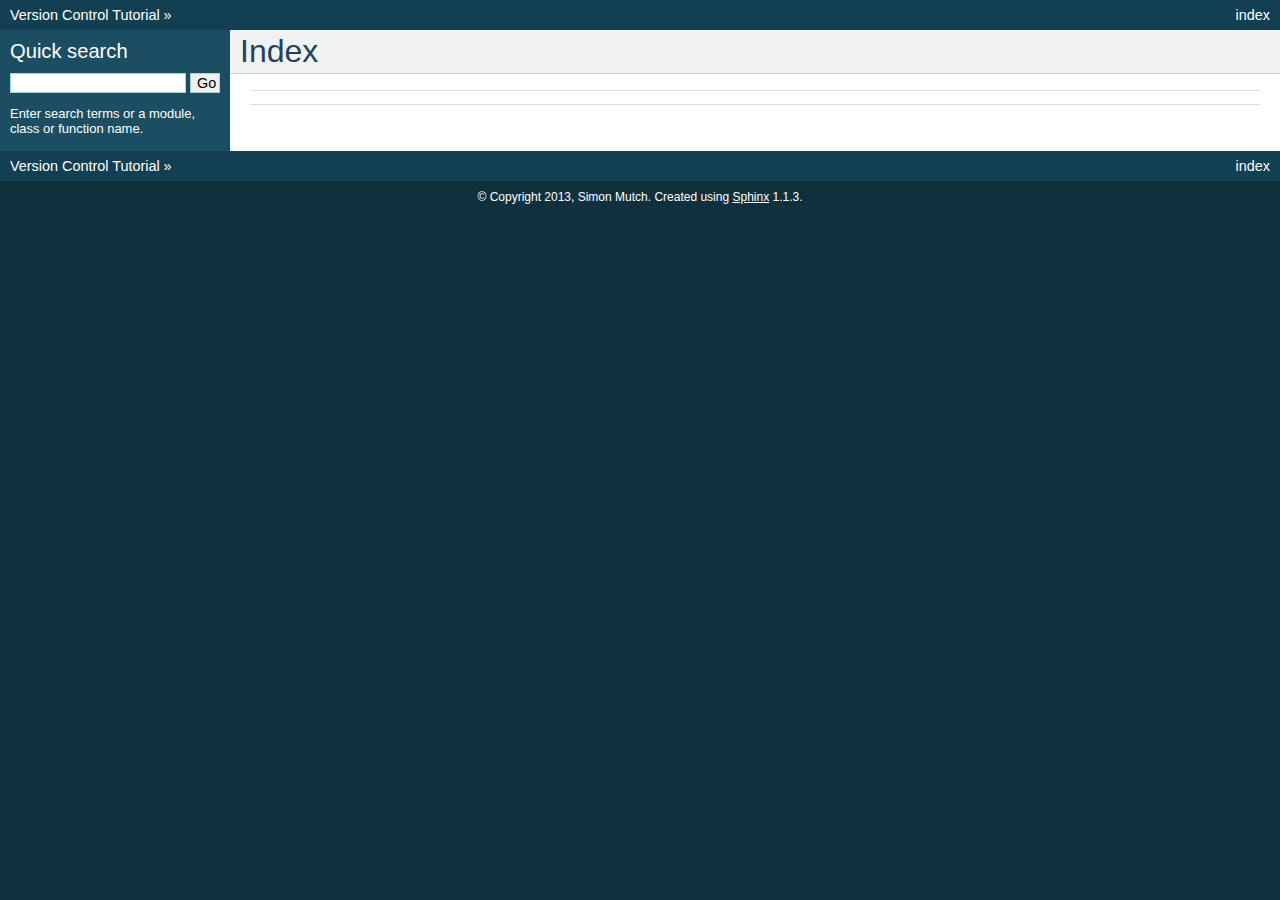
<file: genindex.html>
<!DOCTYPE html PUBLIC "-//W3C//DTD XHTML 1.0 Transitional//EN"
  "http://www.w3.org/TR/xhtml1/DTD/xhtml1-transitional.dtd">


<html xmlns="http://www.w3.org/1999/xhtml">
  <head>
    <meta http-equiv="Content-Type" content="text/html; charset=utf-8" />
    
    <title>Index &mdash; Version Control Tutorial</title>
    
    <link rel="stylesheet" href="_static/default.css" type="text/css" />
    <link rel="stylesheet" href="_static/pygments.css" type="text/css" />
    
    <script type="text/javascript">
      var DOCUMENTATION_OPTIONS = {
        URL_ROOT:    '',
        VERSION:     '1.0',
        COLLAPSE_INDEX: false,
        FILE_SUFFIX: '.html',
        HAS_SOURCE:  true
      };
    </script>
    <script type="text/javascript" src="_static/jquery.js"></script>
    <script type="text/javascript" src="_static/underscore.js"></script>
    <script type="text/javascript" src="_static/doctools.js"></script>
    <script type="text/javascript" src="http://cdn.mathjax.org/mathjax/latest/MathJax.js?config=TeX-AMS-MML_HTMLorMML"></script>
    <link rel="top" title="Version Control Tutorial" href="index.html" /> 
  </head>
  <body>
    <div class="related">
      <h3>Navigation</h3>
      <ul>
        <li class="right" style="margin-right: 10px">
          <a href="#" title="General Index"
             accesskey="I">index</a></li>
        <li><a href="index.html">Version Control Tutorial</a> &raquo;</li> 
      </ul>
    </div>  

    <div class="document">
      <div class="documentwrapper">
        <div class="bodywrapper">
          <div class="body">
            

<h1 id="index">Index</h1>

<div class="genindex-jumpbox">
 
</div>


          </div>
        </div>
      </div>
      <div class="sphinxsidebar">
        <div class="sphinxsidebarwrapper">

   

<div id="searchbox" style="display: none">
  <h3>Quick search</h3>
    <form class="search" action="search.html" method="get">
      <input type="text" name="q" />
      <input type="submit" value="Go" />
      <input type="hidden" name="check_keywords" value="yes" />
      <input type="hidden" name="area" value="default" />
    </form>
    <p class="searchtip" style="font-size: 90%">
    Enter search terms or a module, class or function name.
    </p>
</div>
<script type="text/javascript">$('#searchbox').show(0);</script>
        </div>
      </div>
      <div class="clearer"></div>
    </div>
    <div class="related">
      <h3>Navigation</h3>
      <ul>
        <li class="right" style="margin-right: 10px">
          <a href="#" title="General Index"
             >index</a></li>
        <li><a href="index.html">Version Control Tutorial</a> &raquo;</li> 
      </ul>
    </div>
    <div class="footer">
        &copy; Copyright 2013, Simon Mutch.
      Created using <a href="http://sphinx.pocoo.org/">Sphinx</a> 1.1.3.
    </div>
  </body>
</html>
</file>
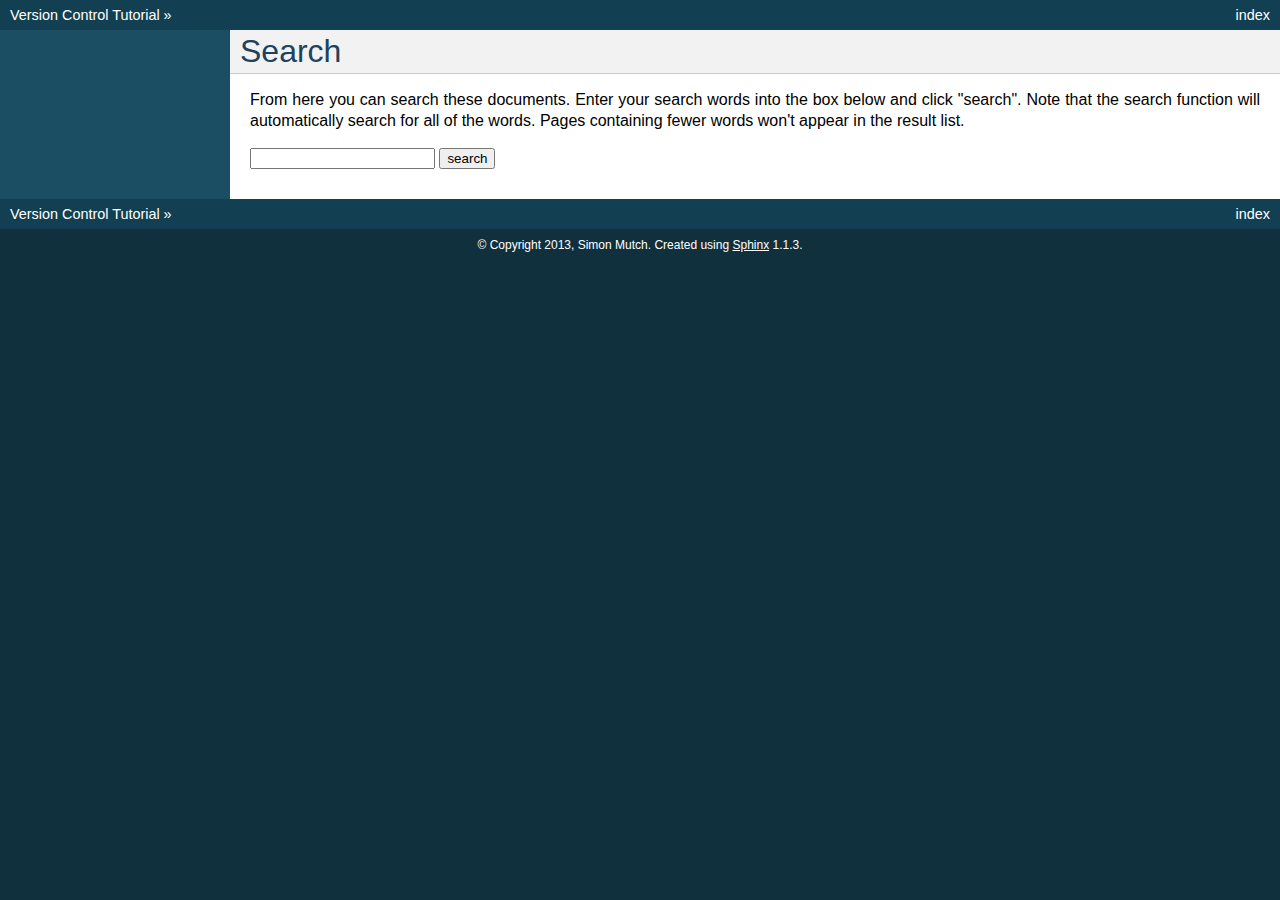
<file: search.html>
<!DOCTYPE html PUBLIC "-//W3C//DTD XHTML 1.0 Transitional//EN"
  "http://www.w3.org/TR/xhtml1/DTD/xhtml1-transitional.dtd">


<html xmlns="http://www.w3.org/1999/xhtml">
  <head>
    <meta http-equiv="Content-Type" content="text/html; charset=utf-8" />
    
    <title>Search &mdash; Version Control Tutorial</title>
    
    <link rel="stylesheet" href="_static/default.css" type="text/css" />
    <link rel="stylesheet" href="_static/pygments.css" type="text/css" />
    
    <script type="text/javascript">
      var DOCUMENTATION_OPTIONS = {
        URL_ROOT:    '',
        VERSION:     '1.0',
        COLLAPSE_INDEX: false,
        FILE_SUFFIX: '.html',
        HAS_SOURCE:  true
      };
    </script>
    <script type="text/javascript" src="_static/jquery.js"></script>
    <script type="text/javascript" src="_static/underscore.js"></script>
    <script type="text/javascript" src="_static/doctools.js"></script>
    <script type="text/javascript" src="http://cdn.mathjax.org/mathjax/latest/MathJax.js?config=TeX-AMS-MML_HTMLorMML"></script>
    <script type="text/javascript" src="_static/searchtools.js"></script>
    <link rel="top" title="Version Control Tutorial" href="index.html" />
  <script type="text/javascript">
    jQuery(function() { Search.loadIndex("searchindex.js"); });
  </script>
   

  </head>
  <body>
    <div class="related">
      <h3>Navigation</h3>
      <ul>
        <li class="right" style="margin-right: 10px">
          <a href="genindex.html" title="General Index"
             accesskey="I">index</a></li>
        <li><a href="index.html">Version Control Tutorial</a> &raquo;</li> 
      </ul>
    </div>  

    <div class="document">
      <div class="documentwrapper">
        <div class="bodywrapper">
          <div class="body">
            
  <h1 id="search-documentation">Search</h1>
  <div id="fallback" class="admonition warning">
  <script type="text/javascript">$('#fallback').hide();</script>
  <p>
    Please activate JavaScript to enable the search
    functionality.
  </p>
  </div>
  <p>
    From here you can search these documents. Enter your search
    words into the box below and click "search". Note that the search
    function will automatically search for all of the words. Pages
    containing fewer words won't appear in the result list.
  </p>
  <form action="" method="get">
    <input type="text" name="q" value="" />
    <input type="submit" value="search" />
    <span id="search-progress" style="padding-left: 10px"></span>
  </form>
  
  <div id="search-results">
  
  </div>

          </div>
        </div>
      </div>
      <div class="sphinxsidebar">
        <div class="sphinxsidebarwrapper">
        </div>
      </div>
      <div class="clearer"></div>
    </div>
    <div class="related">
      <h3>Navigation</h3>
      <ul>
        <li class="right" style="margin-right: 10px">
          <a href="genindex.html" title="General Index"
             >index</a></li>
        <li><a href="index.html">Version Control Tutorial</a> &raquo;</li> 
      </ul>
    </div>
    <div class="footer">
        &copy; Copyright 2013, Simon Mutch.
      Created using <a href="http://sphinx.pocoo.org/">Sphinx</a> 1.1.3.
    </div>
  </body>
</html>
</file>
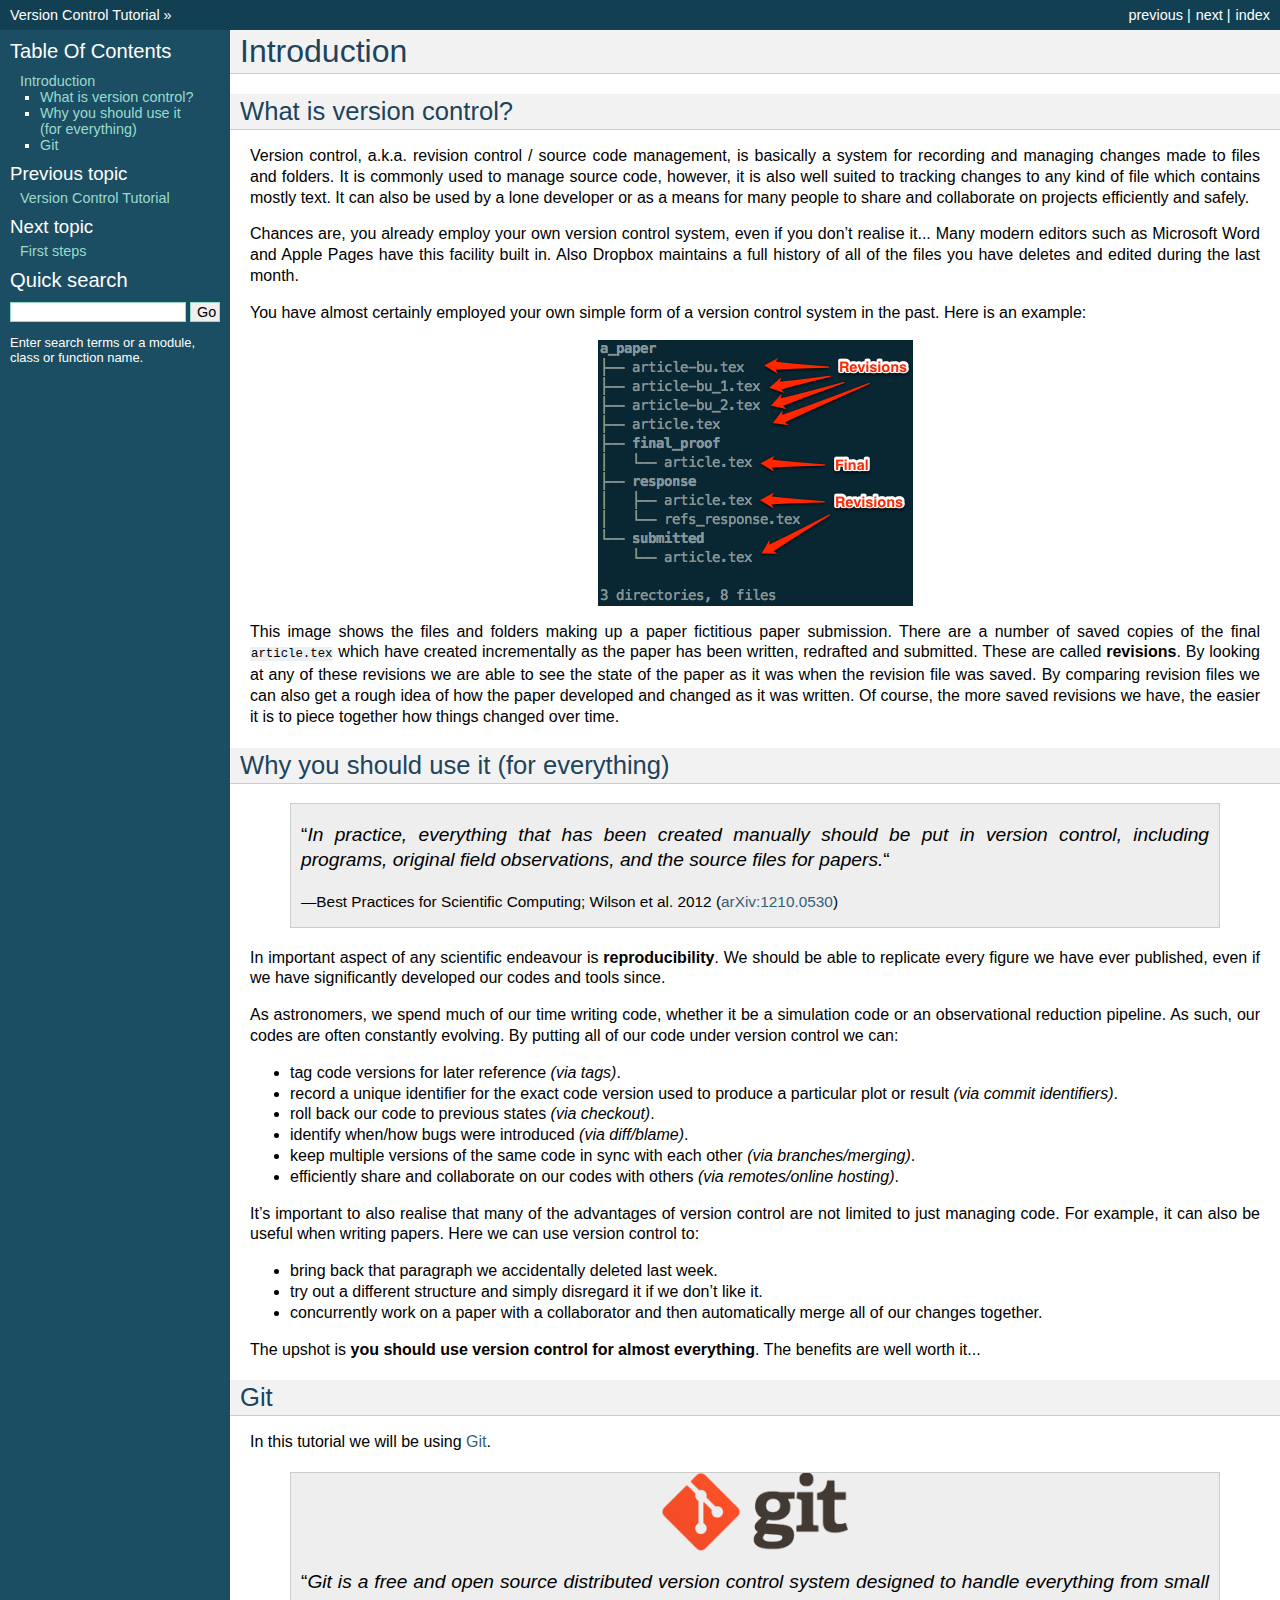
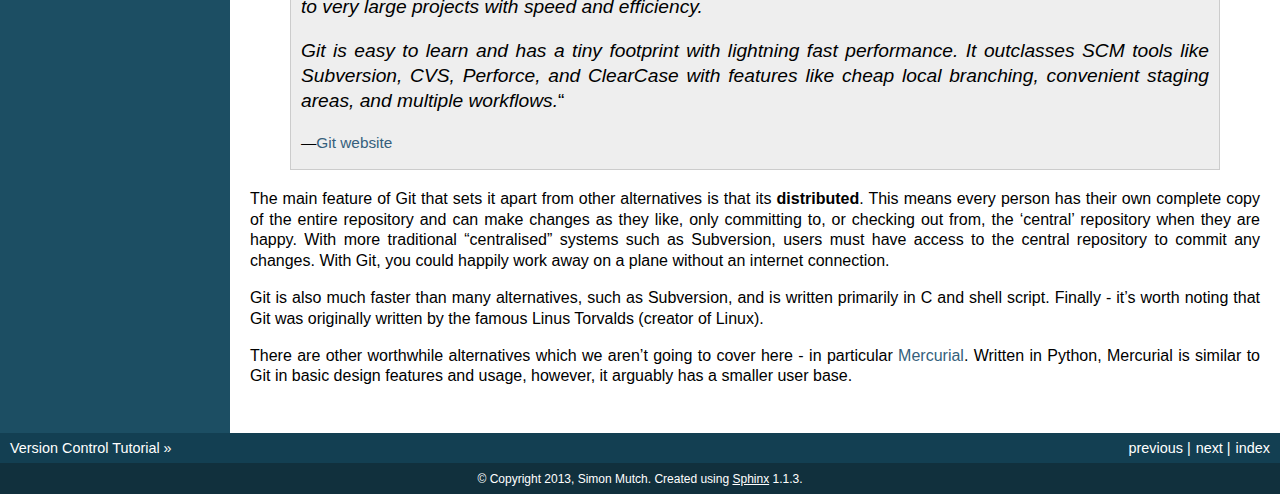
<file: pages/0-intro.html>
<!DOCTYPE html PUBLIC "-//W3C//DTD XHTML 1.0 Transitional//EN"
  "http://www.w3.org/TR/xhtml1/DTD/xhtml1-transitional.dtd">


<html xmlns="http://www.w3.org/1999/xhtml">
  <head>
    <meta http-equiv="Content-Type" content="text/html; charset=utf-8" />
    
    <title>Introduction &mdash; Version Control Tutorial</title>
    
    <link rel="stylesheet" href="../_static/default.css" type="text/css" />
    <link rel="stylesheet" href="../_static/pygments.css" type="text/css" />
    <link rel="stylesheet" href="../_static/custom.css" type="text/css" />
    
    <script type="text/javascript">
      var DOCUMENTATION_OPTIONS = {
        URL_ROOT:    '../',
        VERSION:     '1.0',
        COLLAPSE_INDEX: false,
        FILE_SUFFIX: '.html',
        HAS_SOURCE:  true
      };
    </script>
    <script type="text/javascript" src="../_static/jquery.js"></script>
    <script type="text/javascript" src="../_static/underscore.js"></script>
    <script type="text/javascript" src="../_static/doctools.js"></script>
    <script type="text/javascript" src="http://cdn.mathjax.org/mathjax/latest/MathJax.js?config=TeX-AMS-MML_HTMLorMML"></script>
    <link rel="top" title="Version Control Tutorial" href="../index.html" />
    <link rel="next" title="First steps" href="1-firststeps.html" />
    <link rel="prev" title="Version Control Tutorial" href="../index.html" /> 
  </head>
  <body>
    <div class="related">
      <h3>Navigation</h3>
      <ul>
        <li class="right" style="margin-right: 10px">
          <a href="../genindex.html" title="General Index"
             accesskey="I">index</a></li>
        <li class="right" >
          <a href="1-firststeps.html" title="First steps"
             accesskey="N">next</a> |</li>
        <li class="right" >
          <a href="../index.html" title="Version Control Tutorial"
             accesskey="P">previous</a> |</li>
        <li><a href="../index.html">Version Control Tutorial</a> &raquo;</li> 
      </ul>
    </div>  

    <div class="document">
      <div class="documentwrapper">
        <div class="bodywrapper">
          <div class="body">
            
  <div class="section" id="introduction">
<h1>Introduction<a class="headerlink" href="#introduction" title="Permalink to this headline">¶</a></h1>
<div class="section" id="what-is-version-control">
<h2>What is version control?<a class="headerlink" href="#what-is-version-control" title="Permalink to this headline">¶</a></h2>
<p>Version control, a.k.a. revision control / source code management, is basically
a system for recording and managing changes made to files and folders.  It is
commonly used to manage source code, however, it is also well suited to
tracking changes to any kind of file which contains mostly text.  It can also
be used by a lone developer or as a means for many people to share and
collaborate on projects efficiently and safely.</p>
<p>Chances are, you already employ your own version control system, even if you
don&#8217;t realise it...  Many modern editors such as Microsoft Word and Apple Pages
have this facility built in.  Also Dropbox maintains a full history of all of
the files you have deletes and edited during the last month.</p>
<p>You have almost certainly employed your own simple form of a version control
system in the past.  Here is an example:</p>
<img alt="../_images/intro1.png" class="align-center" src="../_images/intro1.png" />
<p>This image shows the files and folders making up a paper fictitious paper
submission.  There are a number of saved copies of the final <tt class="docutils literal"><span class="pre">article.tex</span></tt>
which have created incrementally as the paper has been written, redrafted and
submitted.  These are called <strong>revisions</strong>.  By looking at any of these
revisions we are able to see the state of the paper as it was when the revision
file was saved.  By comparing revision files we can also get a rough idea of
how the paper developed and changed as it was written.  Of course, the more
saved revisions we have, the easier it is to piece together how things changed
over time.</p>
</div>
<div class="section" id="why-you-should-use-it-for-everything">
<h2>Why you should use it (for everything)<a class="headerlink" href="#why-you-should-use-it-for-everything" title="Permalink to this headline">¶</a></h2>
<blockquote>
<div><p>&#8220;<em>In practice, everything that has been created manually should be put in
version control, including programs, original field observations, and the
source files for papers.</em>&#8220;</p>
<p class="attribution">&mdash;Best Practices for Scientific Computing; Wilson et al. 2012
(<a class="reference external" href="http://arxiv.org/abs/1210.0530">arXiv:1210.0530</a>)</p>
</div></blockquote>
<p>In important aspect of any scientific endeavour is <strong>reproducibility</strong>.  We
should be able to replicate every figure we have ever published, even if we have
significantly developed our codes and tools since.</p>
<p>As astronomers, we spend much of our time writing code, whether it be a
simulation code or an observational reduction pipeline.  As such, our codes are
often constantly evolving.  By putting all of our code under version control we
can:</p>
<ul class="simple">
<li>tag code versions for later reference <em>(via tags)</em>.</li>
<li>record a unique identifier for the exact code version used to produce a
particular plot or result <em>(via commit identifiers)</em>.</li>
<li>roll back our code to previous states <em>(via checkout)</em>.</li>
<li>identify when/how bugs were introduced <em>(via diff/blame)</em>.</li>
<li>keep multiple versions of the same code in sync with each other <em>(via
branches/merging)</em>.</li>
<li>efficiently share and collaborate on our codes with others <em>(via
remotes/online hosting)</em>.</li>
</ul>
<p>It&#8217;s important to also realise that many of the advantages of version control
are not limited to just managing code.  For example, it can also be useful when
writing papers.  Here we can use version control to:</p>
<ul class="simple">
<li>bring back that paragraph we accidentally deleted last week.</li>
<li>try out a different structure and simply disregard it if we don&#8217;t like it.</li>
<li>concurrently work on a paper with a collaborator and then automatically merge
all of our changes together.</li>
</ul>
<p>The upshot is <strong>you should use version control for almost everything</strong>.  The
benefits are well worth it...</p>
</div>
<div class="section" id="git">
<span id="git-intro"></span><h2>Git<a class="headerlink" href="#git" title="Permalink to this headline">¶</a></h2>
<p>In this tutorial we will be using <a class="reference external" href="http://git-scm.com/">Git</a>.</p>
<blockquote>
<div><img alt="../_images/git-logo.png" class="align-center" src="../_images/git-logo.png" style="width: 20%;" />
<p>&#8220;<em>Git is a free and open source distributed version control system
designed to handle everything from small to very large projects with speed
and efficiency.</em></p>
<p><em>Git is easy to learn and has a tiny footprint with lightning fast
performance. It outclasses SCM tools like Subversion, CVS, Perforce, and
ClearCase with features like cheap local branching, convenient staging
areas, and multiple workflows.</em>&#8220;</p>
<p class="attribution">&mdash;<a class="reference external" href="http://git-scm.com/">Git website</a></p>
</div></blockquote>
<p>The main feature of Git that sets it apart from other alternatives is that its
<strong>distributed</strong>.  This means every person has their own complete copy of the
entire repository and can make changes as they like, only committing to, or
checking out from, the &#8216;central&#8217; repository when they are happy.  With more
traditional &#8220;centralised&#8221; systems such as Subversion, users must have access to
the central repository to commit any changes.  With Git, you could happily work
away on a plane without an internet connection.</p>
<p>Git is also much faster than many alternatives, such as Subversion, and is
written primarily in C and shell script.  Finally - it&#8217;s worth noting that Git
was originally written by the famous Linus Torvalds (creator of Linux).</p>
<p>There are other worthwhile alternatives which we aren&#8217;t going to cover here - in
particular <a class="reference external" href="http://mercurial.selenic.com/">Mercurial</a>.  Written in Python,
Mercurial is similar to Git in basic design features and usage, however, it
arguably has a smaller user base.</p>
</div>
</div>


          </div>
        </div>
      </div>
      <div class="sphinxsidebar">
        <div class="sphinxsidebarwrapper">
  <h3><a href="../index.html">Table Of Contents</a></h3>
  <ul>
<li><a class="reference internal" href="#">Introduction</a><ul>
<li><a class="reference internal" href="#what-is-version-control">What is version control?</a></li>
<li><a class="reference internal" href="#why-you-should-use-it-for-everything">Why you should use it (for everything)</a></li>
<li><a class="reference internal" href="#git">Git</a></li>
</ul>
</li>
</ul>

  <h4>Previous topic</h4>
  <p class="topless"><a href="../index.html"
                        title="previous chapter">Version Control Tutorial</a></p>
  <h4>Next topic</h4>
  <p class="topless"><a href="1-firststeps.html"
                        title="next chapter">First steps</a></p>
<div id="searchbox" style="display: none">
  <h3>Quick search</h3>
    <form class="search" action="../search.html" method="get">
      <input type="text" name="q" />
      <input type="submit" value="Go" />
      <input type="hidden" name="check_keywords" value="yes" />
      <input type="hidden" name="area" value="default" />
    </form>
    <p class="searchtip" style="font-size: 90%">
    Enter search terms or a module, class or function name.
    </p>
</div>
<script type="text/javascript">$('#searchbox').show(0);</script>
        </div>
      </div>
      <div class="clearer"></div>
    </div>
    <div class="related">
      <h3>Navigation</h3>
      <ul>
        <li class="right" style="margin-right: 10px">
          <a href="../genindex.html" title="General Index"
             >index</a></li>
        <li class="right" >
          <a href="1-firststeps.html" title="First steps"
             >next</a> |</li>
        <li class="right" >
          <a href="../index.html" title="Version Control Tutorial"
             >previous</a> |</li>
        <li><a href="../index.html">Version Control Tutorial</a> &raquo;</li> 
      </ul>
    </div>
    <div class="footer">
        &copy; Copyright 2013, Simon Mutch.
      Created using <a href="http://sphinx.pocoo.org/">Sphinx</a> 1.1.3.
    </div>
  </body>
</html>
</file>
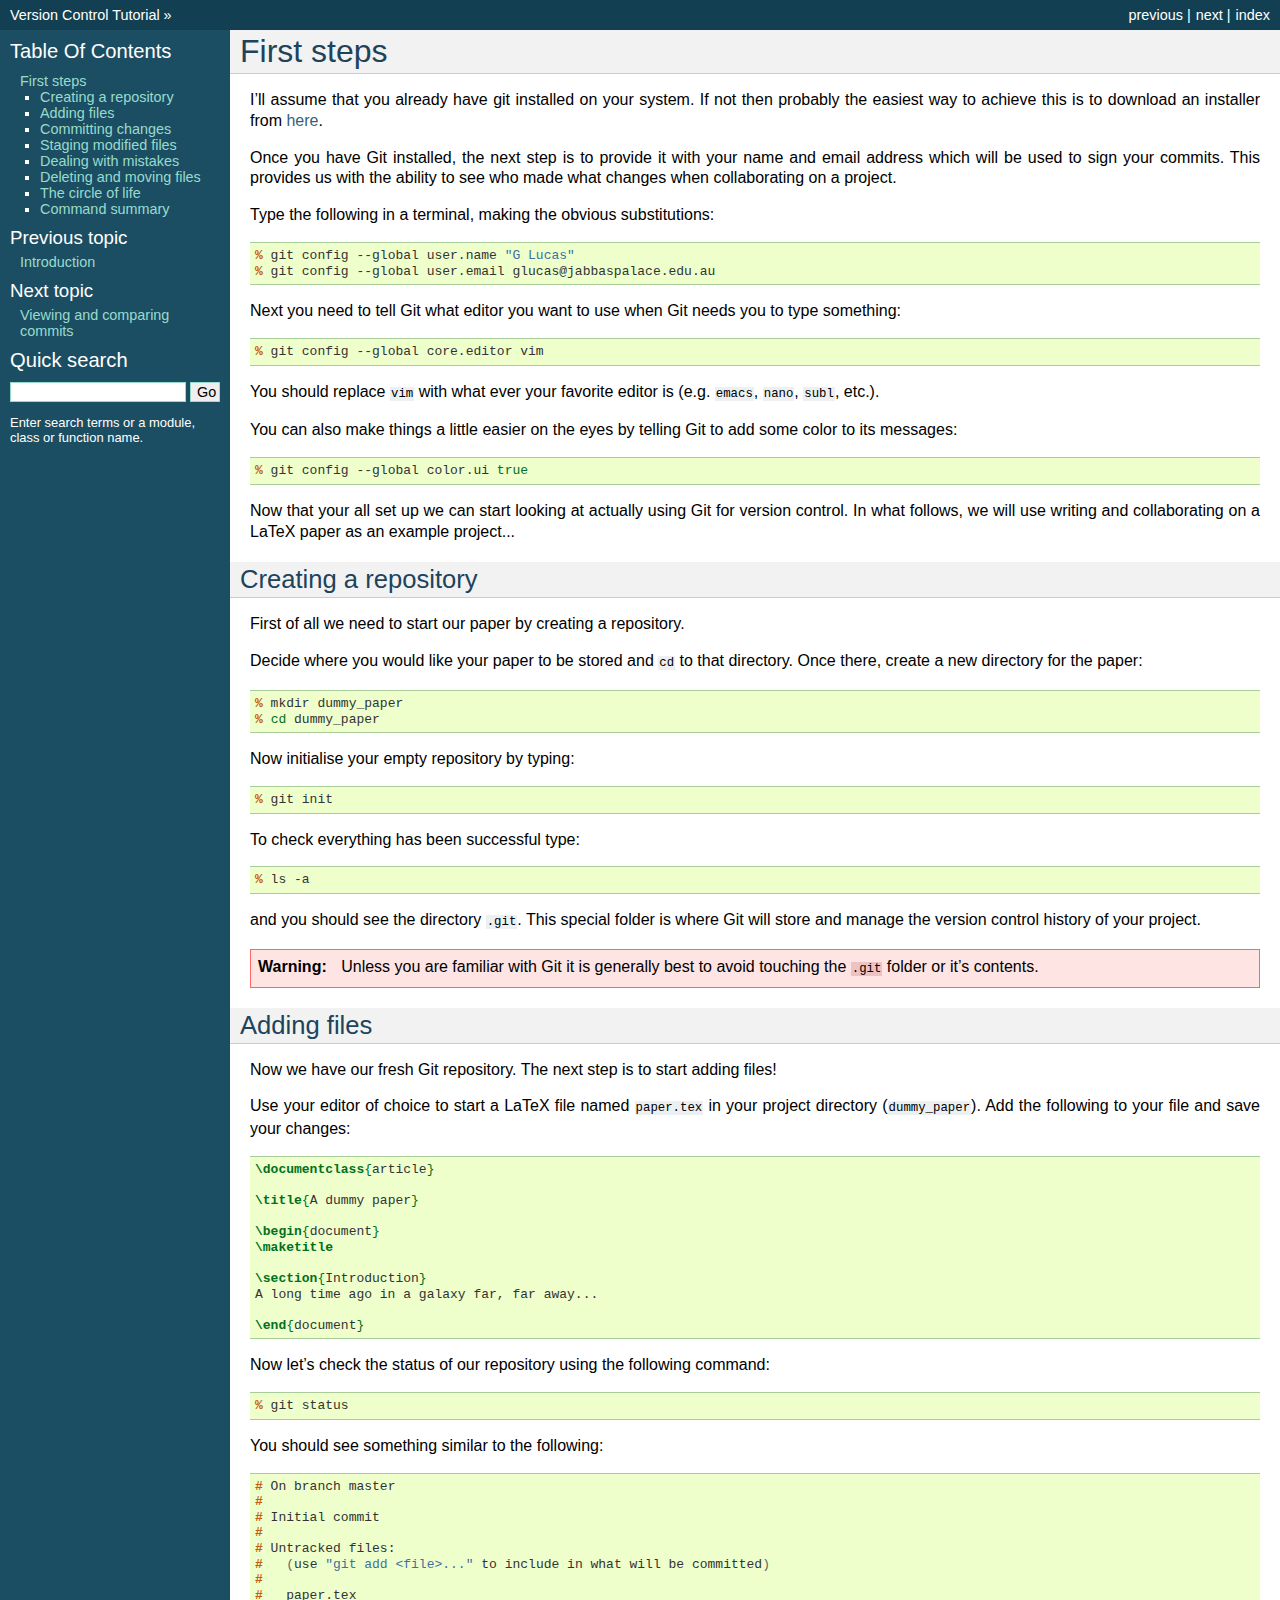
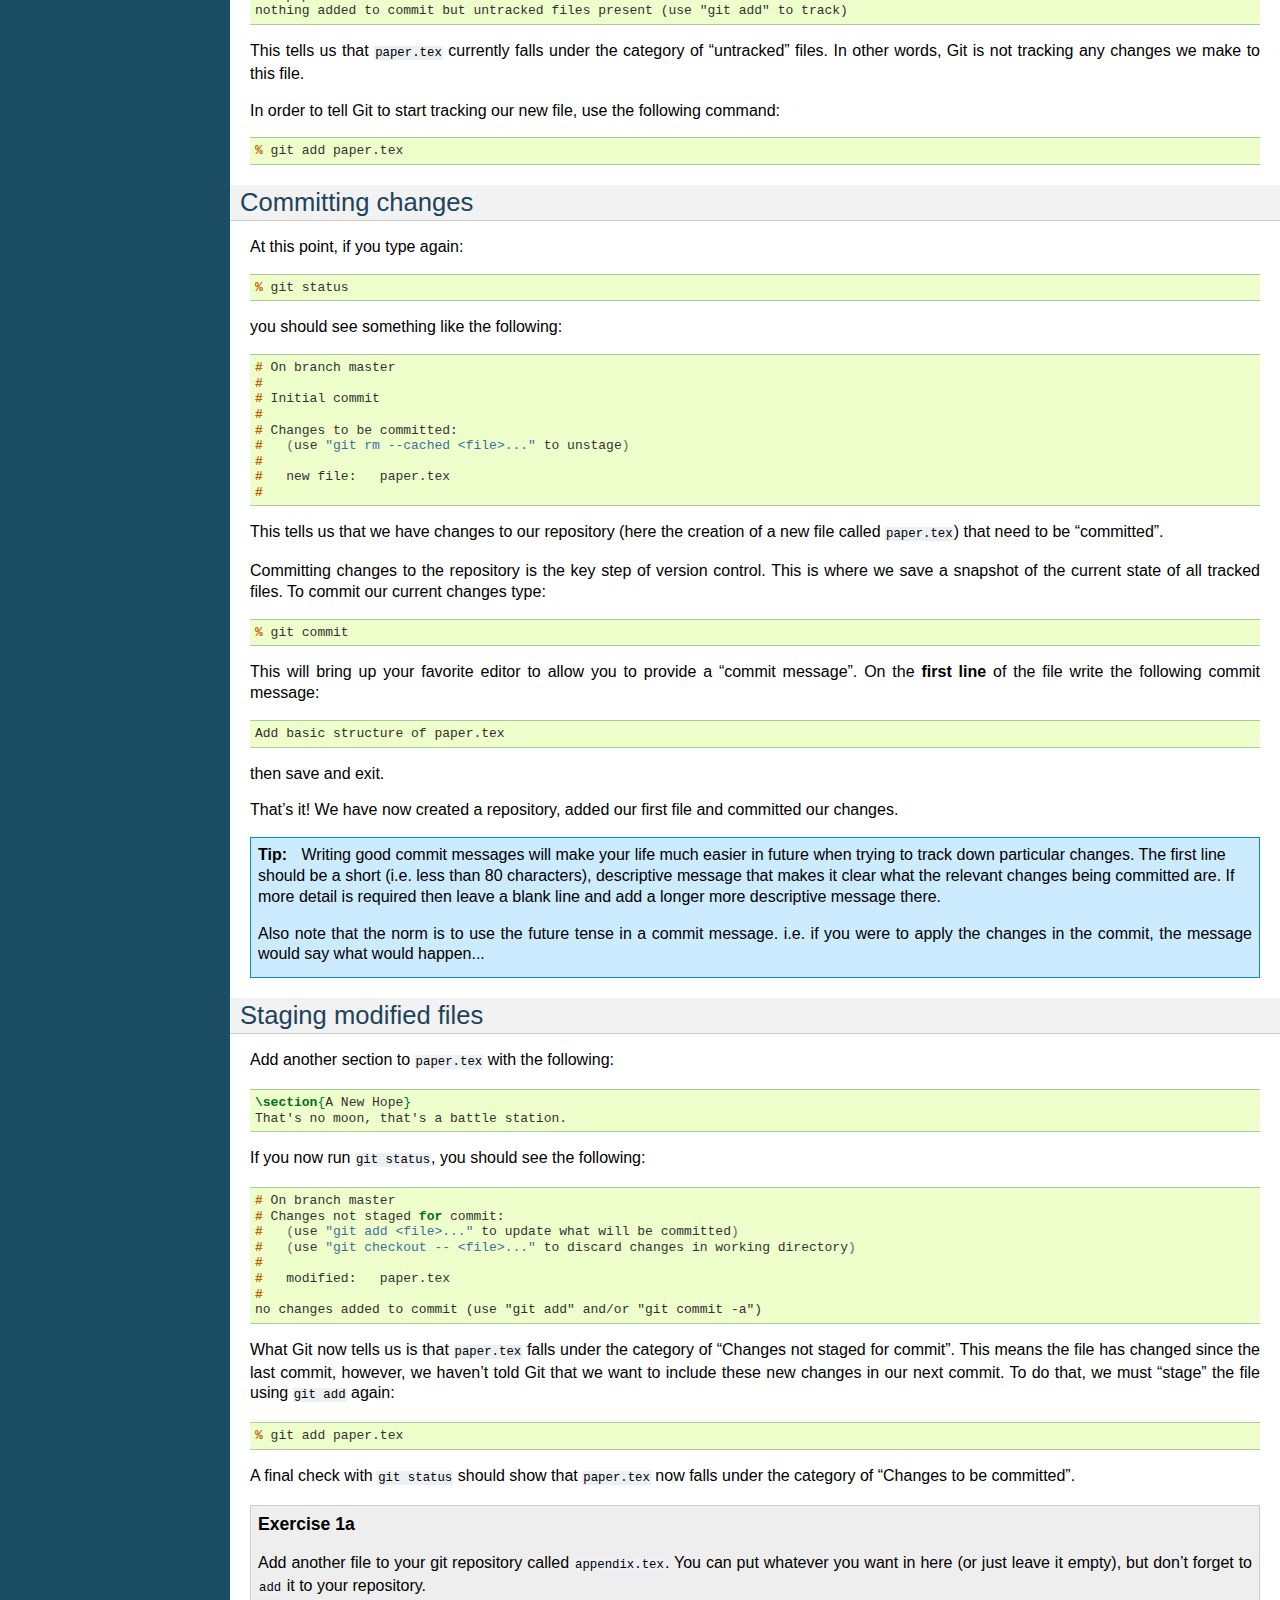
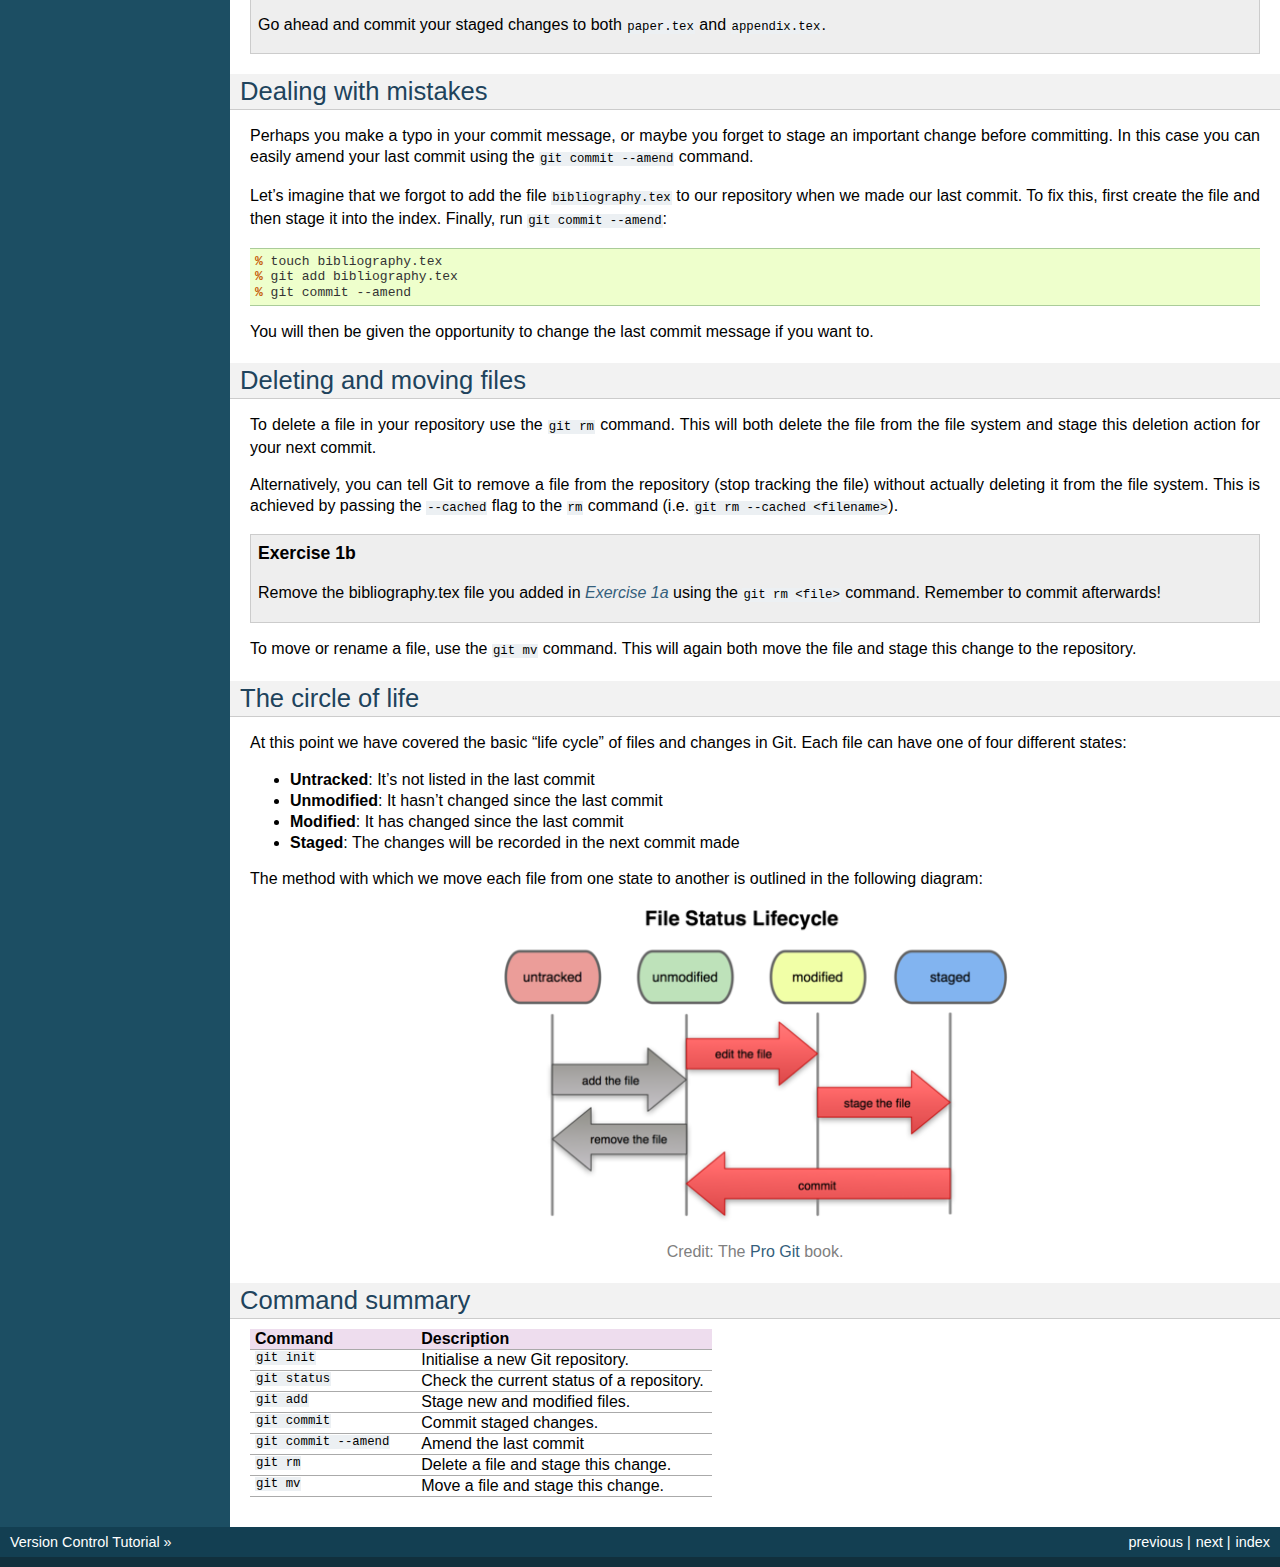
<file: pages/1-firststeps.html>
<!DOCTYPE html PUBLIC "-//W3C//DTD XHTML 1.0 Transitional//EN"
  "http://www.w3.org/TR/xhtml1/DTD/xhtml1-transitional.dtd">


<html xmlns="http://www.w3.org/1999/xhtml">
  <head>
    <meta http-equiv="Content-Type" content="text/html; charset=utf-8" />
    
    <title>First steps &mdash; Version Control Tutorial</title>
    
    <link rel="stylesheet" href="../_static/default.css" type="text/css" />
    <link rel="stylesheet" href="../_static/pygments.css" type="text/css" />
    <link rel="stylesheet" href="../_static/custom.css" type="text/css" />
    
    <script type="text/javascript">
      var DOCUMENTATION_OPTIONS = {
        URL_ROOT:    '../',
        VERSION:     '1.0',
        COLLAPSE_INDEX: false,
        FILE_SUFFIX: '.html',
        HAS_SOURCE:  true
      };
    </script>
    <script type="text/javascript" src="../_static/jquery.js"></script>
    <script type="text/javascript" src="../_static/underscore.js"></script>
    <script type="text/javascript" src="../_static/doctools.js"></script>
    <script type="text/javascript" src="http://cdn.mathjax.org/mathjax/latest/MathJax.js?config=TeX-AMS-MML_HTMLorMML"></script>
    <link rel="top" title="Version Control Tutorial" href="../index.html" />
    <link rel="next" title="Viewing and comparing commits" href="2-viewing.html" />
    <link rel="prev" title="Introduction" href="0-intro.html" /> 
  </head>
  <body>
    <div class="related">
      <h3>Navigation</h3>
      <ul>
        <li class="right" style="margin-right: 10px">
          <a href="../genindex.html" title="General Index"
             accesskey="I">index</a></li>
        <li class="right" >
          <a href="2-viewing.html" title="Viewing and comparing commits"
             accesskey="N">next</a> |</li>
        <li class="right" >
          <a href="0-intro.html" title="Introduction"
             accesskey="P">previous</a> |</li>
        <li><a href="../index.html">Version Control Tutorial</a> &raquo;</li> 
      </ul>
    </div>  

    <div class="document">
      <div class="documentwrapper">
        <div class="bodywrapper">
          <div class="body">
            
  <div class="section" id="first-steps">
<h1>First steps<a class="headerlink" href="#first-steps" title="Permalink to this headline">¶</a></h1>
<p>I&#8217;ll assume that you already have git installed on your system.  If not then
probably the easiest way to achieve this is to download an installer from <a class="reference external" href="http://git-scm.com/downloads">here</a>.</p>
<p>Once you have Git installed, the next step is to provide it with your name and
email address which will be used to sign your commits.  This provides us with
the ability to see who made what changes when collaborating on a project.</p>
<p>Type the following in a terminal, making the obvious substitutions:</p>
<div class="highlight-console"><div class="highlight"><pre><span class="gp">%</span> git config --global user.name <span class="s2">&quot;G Lucas&quot;</span>
<span class="gp">%</span> git config --global user.email glucas@jabbaspalace.edu.au
</pre></div>
</div>
<p>Next you need to tell Git what editor you want to use when Git needs you to type
something:</p>
<div class="highlight-console"><div class="highlight"><pre><span class="gp">%</span> git config --global core.editor vim
</pre></div>
</div>
<p>You should replace <tt class="docutils literal"><span class="pre">vim</span></tt> with what ever your favorite editor is (e.g.
<tt class="docutils literal"><span class="pre">emacs</span></tt>, <tt class="docutils literal"><span class="pre">nano</span></tt>, <tt class="docutils literal"><span class="pre">subl</span></tt>, etc.).</p>
<p>You can also make things a little easier on the eyes by telling Git to add some
color to its messages:</p>
<div class="highlight-console"><div class="highlight"><pre><span class="gp">%</span> git config --global color.ui <span class="nb">true</span>
</pre></div>
</div>
<p>Now that your all set up we can start looking at actually using Git for version
control.  In what follows, we will use writing and collaborating on a LaTeX
paper as an example project...</p>
<div class="section" id="creating-a-repository">
<h2>Creating a repository<a class="headerlink" href="#creating-a-repository" title="Permalink to this headline">¶</a></h2>
<p>First of all we need to start our paper by creating a repository.</p>
<p>Decide where you would like your paper to be stored and <tt class="docutils literal"><span class="pre">cd</span></tt> to that
directory.  Once there, create a new directory for the paper:</p>
<div class="highlight-console"><div class="highlight"><pre><span class="gp">%</span> mkdir dummy_paper
<span class="gp">%</span> <span class="nb">cd </span>dummy_paper
</pre></div>
</div>
<p>Now initialise your empty repository by typing:</p>
<div class="highlight-console"><div class="highlight"><pre><span class="gp">%</span> git init
</pre></div>
</div>
<p>To check everything has been successful type:</p>
<div class="highlight-console"><div class="highlight"><pre><span class="gp">%</span> ls -a
</pre></div>
</div>
<p>and you should see the directory <tt class="docutils literal"><span class="pre">.git</span></tt>.  This special folder is where Git
will store and manage the version control history of your project.</p>
<div class="admonition warning">
<p class="first admonition-title">Warning</p>
<p class="last">Unless you are familiar with Git it is generally best to avoid touching the
<tt class="docutils literal"><span class="pre">.git</span></tt> folder or it&#8217;s contents.</p>
</div>
</div>
<div class="section" id="adding-files">
<h2>Adding files<a class="headerlink" href="#adding-files" title="Permalink to this headline">¶</a></h2>
<p>Now we have our fresh Git repository.  The next step is to start adding files!</p>
<p>Use your editor of choice to start a LaTeX file named <tt class="docutils literal"><span class="pre">paper.tex</span></tt> in your
project directory (<tt class="docutils literal"><span class="pre">dummy_paper</span></tt>).   Add the following to your file and save
your changes:</p>
<div class="highlight-latex"><div class="highlight"><pre><span class="k">\documentclass</span><span class="nb">{</span>article<span class="nb">}</span>

<span class="k">\title</span><span class="nb">{</span>A dummy paper<span class="nb">}</span>

<span class="k">\begin</span><span class="nb">{</span>document<span class="nb">}</span>
<span class="k">\maketitle</span>

<span class="k">\section</span><span class="nb">{</span>Introduction<span class="nb">}</span>
A long time ago in a galaxy far, far away...

<span class="k">\end</span><span class="nb">{</span>document<span class="nb">}</span>
</pre></div>
</div>
<p>Now let&#8217;s check the status of our repository using the following command:</p>
<div class="highlight-console"><div class="highlight"><pre><span class="gp">%</span> git status
</pre></div>
</div>
<p>You should see something similar to the following:</p>
<div class="highlight-console"><div class="highlight"><pre><span class="gp">#</span> On branch master
<span class="gp">#</span>
<span class="gp">#</span> Initial commit
<span class="gp">#</span>
<span class="gp">#</span> Untracked files:
<span class="gp">#</span>   <span class="o">(</span>use <span class="s2">&quot;git add &lt;file&gt;...&quot;</span> to include in what will be committed<span class="o">)</span>
<span class="gp">#</span>
<span class="gp">#</span>   paper.tex
<span class="go">nothing added to commit but untracked files present (use &quot;git add&quot; to track)</span>
</pre></div>
</div>
<p>This tells us that <tt class="docutils literal"><span class="pre">paper.tex</span></tt> currently falls under the category of
&#8220;untracked&#8221; files.  In other words, Git is not tracking any changes we make to
this file.</p>
<p>In order to tell Git to start tracking our new file, use the following command:</p>
<div class="highlight-console"><div class="highlight"><pre><span class="gp">%</span> git add paper.tex
</pre></div>
</div>
</div>
<div class="section" id="committing-changes">
<h2>Committing changes<a class="headerlink" href="#committing-changes" title="Permalink to this headline">¶</a></h2>
<p>At this point, if you type again:</p>
<div class="highlight-console"><div class="highlight"><pre><span class="gp">%</span> git status
</pre></div>
</div>
<p>you should see something like the following:</p>
<div class="highlight-console"><div class="highlight"><pre><span class="gp">#</span> On branch master
<span class="gp">#</span>
<span class="gp">#</span> Initial commit
<span class="gp">#</span>
<span class="gp">#</span> Changes to be committed:
<span class="gp">#</span>   <span class="o">(</span>use <span class="s2">&quot;git rm --cached &lt;file&gt;...&quot;</span> to unstage<span class="o">)</span>
<span class="gp">#</span>
<span class="gp">#</span>   new file:   paper.tex
<span class="gp">#</span>
</pre></div>
</div>
<p>This tells us that we have changes to our repository (here the creation of a new
file called <tt class="docutils literal"><span class="pre">paper.tex</span></tt>) that need to be &#8220;committed&#8221;.</p>
<p>Committing changes to the repository is the key step of version control.  This
is where we save a snapshot of the current state of all tracked files.  To
commit our current changes type:</p>
<div class="highlight-console"><div class="highlight"><pre><span class="gp">%</span> git commit
</pre></div>
</div>
<p>This will bring up your favorite editor to allow you to provide a &#8220;commit
message&#8221;.  On the <strong>first line</strong> of the file write the following commit
message:</p>
<div class="highlight-console"><div class="highlight"><pre><span class="go">Add basic structure of paper.tex</span>
</pre></div>
</div>
<p>then save and exit.</p>
<p>That&#8217;s it!  We have now created a repository, added our first file and committed
our changes.</p>
<div class="admonition tip">
<p class="first admonition-title">Tip</p>
<p>Writing good commit messages will make your life much easier in future when
trying to track down particular changes.  The first line should be a short
(i.e. less than 80 characters), descriptive message that makes it clear what
the relevant changes being committed are.  If more detail is required then
leave a blank line and add a longer more descriptive message there.</p>
<p class="last">Also note that the norm is to use the future tense in a commit message.
i.e. if you were to apply the changes in the commit, the message would say
what would happen...</p>
</div>
</div>
<div class="section" id="staging-modified-files">
<h2>Staging modified files<a class="headerlink" href="#staging-modified-files" title="Permalink to this headline">¶</a></h2>
<p>Add another section to <tt class="docutils literal"><span class="pre">paper.tex</span></tt> with the following:</p>
<div class="highlight-latex"><div class="highlight"><pre><span class="k">\section</span><span class="nb">{</span>A New Hope<span class="nb">}</span>
That&#39;s no moon, that&#39;s a battle station.
</pre></div>
</div>
<p>If you now run <tt class="docutils literal"><span class="pre">git</span> <span class="pre">status</span></tt>, you should see the following:</p>
<div class="highlight-console"><div class="highlight"><pre><span class="gp">#</span> On branch master
<span class="gp">#</span> Changes not staged <span class="k">for </span>commit:
<span class="gp">#</span>   <span class="o">(</span>use <span class="s2">&quot;git add &lt;file&gt;...&quot;</span> to update what will be committed<span class="o">)</span>
<span class="gp">#</span>   <span class="o">(</span>use <span class="s2">&quot;git checkout -- &lt;file&gt;...&quot;</span> to discard changes in working directory<span class="o">)</span>
<span class="gp">#</span>
<span class="gp">#</span>   modified:   paper.tex
<span class="gp">#</span>
<span class="go">no changes added to commit (use &quot;git add&quot; and/or &quot;git commit -a&quot;)</span>
</pre></div>
</div>
<p>What Git now tells us is that <tt class="docutils literal"><span class="pre">paper.tex</span></tt> falls under the category of
&#8220;Changes not staged for commit&#8221;.  This means the file has changed since the last
commit, however, we haven&#8217;t told Git that we want to include these new changes
in our next commit.  To do that, we must &#8220;stage&#8221; the file using <tt class="docutils literal"><span class="pre">git</span> <span class="pre">add</span></tt>
again:</p>
<div class="highlight-console"><div class="highlight"><pre><span class="gp">%</span> git add paper.tex
</pre></div>
</div>
<p>A final check with <tt class="docutils literal"><span class="pre">git</span> <span class="pre">status</span></tt> should show that <tt class="docutils literal"><span class="pre">paper.tex</span></tt> now falls
under the category of &#8220;Changes to be committed&#8221;.</p>
<div class="topic" id="exercise-1a">
<p class="topic-title first">Exercise 1a</p>
<p>Add another file to your git repository called <tt class="docutils literal"><span class="pre">appendix.tex</span></tt>.  You can
put whatever you want in here (or just leave it empty), but don&#8217;t forget to
<tt class="docutils literal"><span class="pre">add</span></tt> it to your repository.</p>
<p>Go ahead and commit your staged changes to both <tt class="docutils literal"><span class="pre">paper.tex</span></tt> and
<tt class="docutils literal"><span class="pre">appendix.tex</span></tt>.</p>
</div>
</div>
<div class="section" id="dealing-with-mistakes">
<h2>Dealing with mistakes<a class="headerlink" href="#dealing-with-mistakes" title="Permalink to this headline">¶</a></h2>
<p>Perhaps you make a typo in your commit message, or maybe you forget to stage an
important change before committing.  In this case you can easily amend your
last commit using the <tt class="docutils literal"><span class="pre">git</span> <span class="pre">commit</span> <span class="pre">--amend</span></tt> command.</p>
<p>Let&#8217;s imagine that we forgot to add the file <tt class="docutils literal"><span class="pre">bibliography.tex</span></tt> to our
repository when we made our last commit.  To fix this, first create the file and
then stage it into the index.  Finally, run <tt class="docutils literal"><span class="pre">git</span> <span class="pre">commit</span> <span class="pre">--amend</span></tt>:</p>
<div class="highlight-console"><div class="highlight"><pre><span class="gp">%</span> touch bibliography.tex
<span class="gp">%</span> git add bibliography.tex
<span class="gp">%</span> git commit --amend
</pre></div>
</div>
<p>You will then be given the opportunity to change the last commit message if you
want to.</p>
</div>
<div class="section" id="deleting-and-moving-files">
<h2>Deleting and moving files<a class="headerlink" href="#deleting-and-moving-files" title="Permalink to this headline">¶</a></h2>
<p>To delete a file in your repository use the <tt class="docutils literal"><span class="pre">git</span> <span class="pre">rm</span></tt> command.  This will both
delete the file from the file system and stage this deletion action for your
next commit.</p>
<p>Alternatively, you can tell Git to remove a file from the repository (stop
tracking the file) without actually deleting it from the file system.  This is
achieved by passing the <tt class="docutils literal"><span class="pre">--cached</span></tt> flag to the <tt class="docutils literal"><span class="pre">rm</span></tt> command (i.e. <tt class="docutils literal"><span class="pre">git</span> <span class="pre">rm</span>
<span class="pre">--cached</span> <span class="pre">&lt;filename&gt;</span></tt>).</p>
<div class="topic">
<p class="topic-title first">Exercise 1b</p>
<p>Remove the bibliography.tex file you added in <a class="reference internal" href="#exercise-1a"><em>Exercise
1a</em></a> using the <tt class="docutils literal"><span class="pre">git</span> <span class="pre">rm</span> <span class="pre">&lt;file&gt;</span></tt> command.  Remember to commit
afterwards!</p>
</div>
<p>To move or rename a file, use the <tt class="docutils literal"><span class="pre">git</span> <span class="pre">mv</span></tt> command.  This will again both move
the file and stage this change to the repository.</p>
</div>
<div class="section" id="the-circle-of-life">
<h2>The circle of life<a class="headerlink" href="#the-circle-of-life" title="Permalink to this headline">¶</a></h2>
<p>At this point we have covered the basic &#8220;life cycle&#8221; of files and changes in
Git.  Each file can have one of four different states:</p>
<ul class="simple">
<li><strong>Untracked</strong>: It&#8217;s not listed in the last commit</li>
<li><strong>Unmodified</strong>: It hasn&#8217;t changed since the last commit</li>
<li><strong>Modified</strong>: It has changed since the last commit</li>
<li><strong>Staged</strong>: The changes will be recorded in the next commit made</li>
</ul>
<p>The method with which we move each file from one state to another is outlined in
the following diagram:</p>
<div class="figure align-center">
<img alt="../_images/file-lifecycle.png" src="../_images/file-lifecycle.png" style="width: 50%;" />
<p class="caption">Credit: The <a class="reference external" href="http://git-scm.com/book/en/Git-Basics-Recording-Changes-to-the-Repository">Pro Git</a>
book.</p>
</div>
</div>
<div class="section" id="command-summary">
<h2>Command summary<a class="headerlink" href="#command-summary" title="Permalink to this headline">¶</a></h2>
<table border="1" class="docutils">
<colgroup>
<col width="36%" />
<col width="64%" />
</colgroup>
<thead valign="bottom">
<tr class="row-odd"><th class="head">Command</th>
<th class="head">Description</th>
</tr>
</thead>
<tbody valign="top">
<tr class="row-even"><td><tt class="docutils literal"><span class="pre">git</span> <span class="pre">init</span></tt></td>
<td>Initialise a new Git repository.</td>
</tr>
<tr class="row-odd"><td><tt class="docutils literal"><span class="pre">git</span> <span class="pre">status</span></tt></td>
<td>Check the current status of a repository.</td>
</tr>
<tr class="row-even"><td><tt class="docutils literal"><span class="pre">git</span> <span class="pre">add</span></tt></td>
<td>Stage new and modified files.</td>
</tr>
<tr class="row-odd"><td><tt class="docutils literal"><span class="pre">git</span> <span class="pre">commit</span></tt></td>
<td>Commit staged changes.</td>
</tr>
<tr class="row-even"><td><tt class="docutils literal"><span class="pre">git</span> <span class="pre">commit</span> <span class="pre">--amend</span></tt></td>
<td>Amend the last commit</td>
</tr>
<tr class="row-odd"><td><tt class="docutils literal"><span class="pre">git</span> <span class="pre">rm</span></tt></td>
<td>Delete a file and stage this change.</td>
</tr>
<tr class="row-even"><td><tt class="docutils literal"><span class="pre">git</span> <span class="pre">mv</span></tt></td>
<td>Move a file and stage this change.</td>
</tr>
</tbody>
</table>
</div>
</div>


          </div>
        </div>
      </div>
      <div class="sphinxsidebar">
        <div class="sphinxsidebarwrapper">
  <h3><a href="../index.html">Table Of Contents</a></h3>
  <ul>
<li><a class="reference internal" href="#">First steps</a><ul>
<li><a class="reference internal" href="#creating-a-repository">Creating a repository</a></li>
<li><a class="reference internal" href="#adding-files">Adding files</a></li>
<li><a class="reference internal" href="#committing-changes">Committing changes</a></li>
<li><a class="reference internal" href="#staging-modified-files">Staging modified files</a></li>
<li><a class="reference internal" href="#dealing-with-mistakes">Dealing with mistakes</a></li>
<li><a class="reference internal" href="#deleting-and-moving-files">Deleting and moving files</a></li>
<li><a class="reference internal" href="#the-circle-of-life">The circle of life</a></li>
<li><a class="reference internal" href="#command-summary">Command summary</a></li>
</ul>
</li>
</ul>

  <h4>Previous topic</h4>
  <p class="topless"><a href="0-intro.html"
                        title="previous chapter">Introduction</a></p>
  <h4>Next topic</h4>
  <p class="topless"><a href="2-viewing.html"
                        title="next chapter">Viewing and comparing commits</a></p>
<div id="searchbox" style="display: none">
  <h3>Quick search</h3>
    <form class="search" action="../search.html" method="get">
      <input type="text" name="q" />
      <input type="submit" value="Go" />
      <input type="hidden" name="check_keywords" value="yes" />
      <input type="hidden" name="area" value="default" />
    </form>
    <p class="searchtip" style="font-size: 90%">
    Enter search terms or a module, class or function name.
    </p>
</div>
<script type="text/javascript">$('#searchbox').show(0);</script>
        </div>
      </div>
      <div class="clearer"></div>
    </div>
    <div class="related">
      <h3>Navigation</h3>
      <ul>
        <li class="right" style="margin-right: 10px">
          <a href="../genindex.html" title="General Index"
             >index</a></li>
        <li class="right" >
          <a href="2-viewing.html" title="Viewing and comparing commits"
             >next</a> |</li>
        <li class="right" >
          <a href="0-intro.html" title="Introduction"
             >previous</a> |</li>
        <li><a href="../index.html">Version Control Tutorial</a> &raquo;</li> 
      </ul>
    </div>
    <div class="footer">
        &copy; Copyright 2013, Simon Mutch.
      Created using <a href="http://sphinx.pocoo.org/">Sphinx</a> 1.1.3.
    </div>
  </body>
</html>
</file>
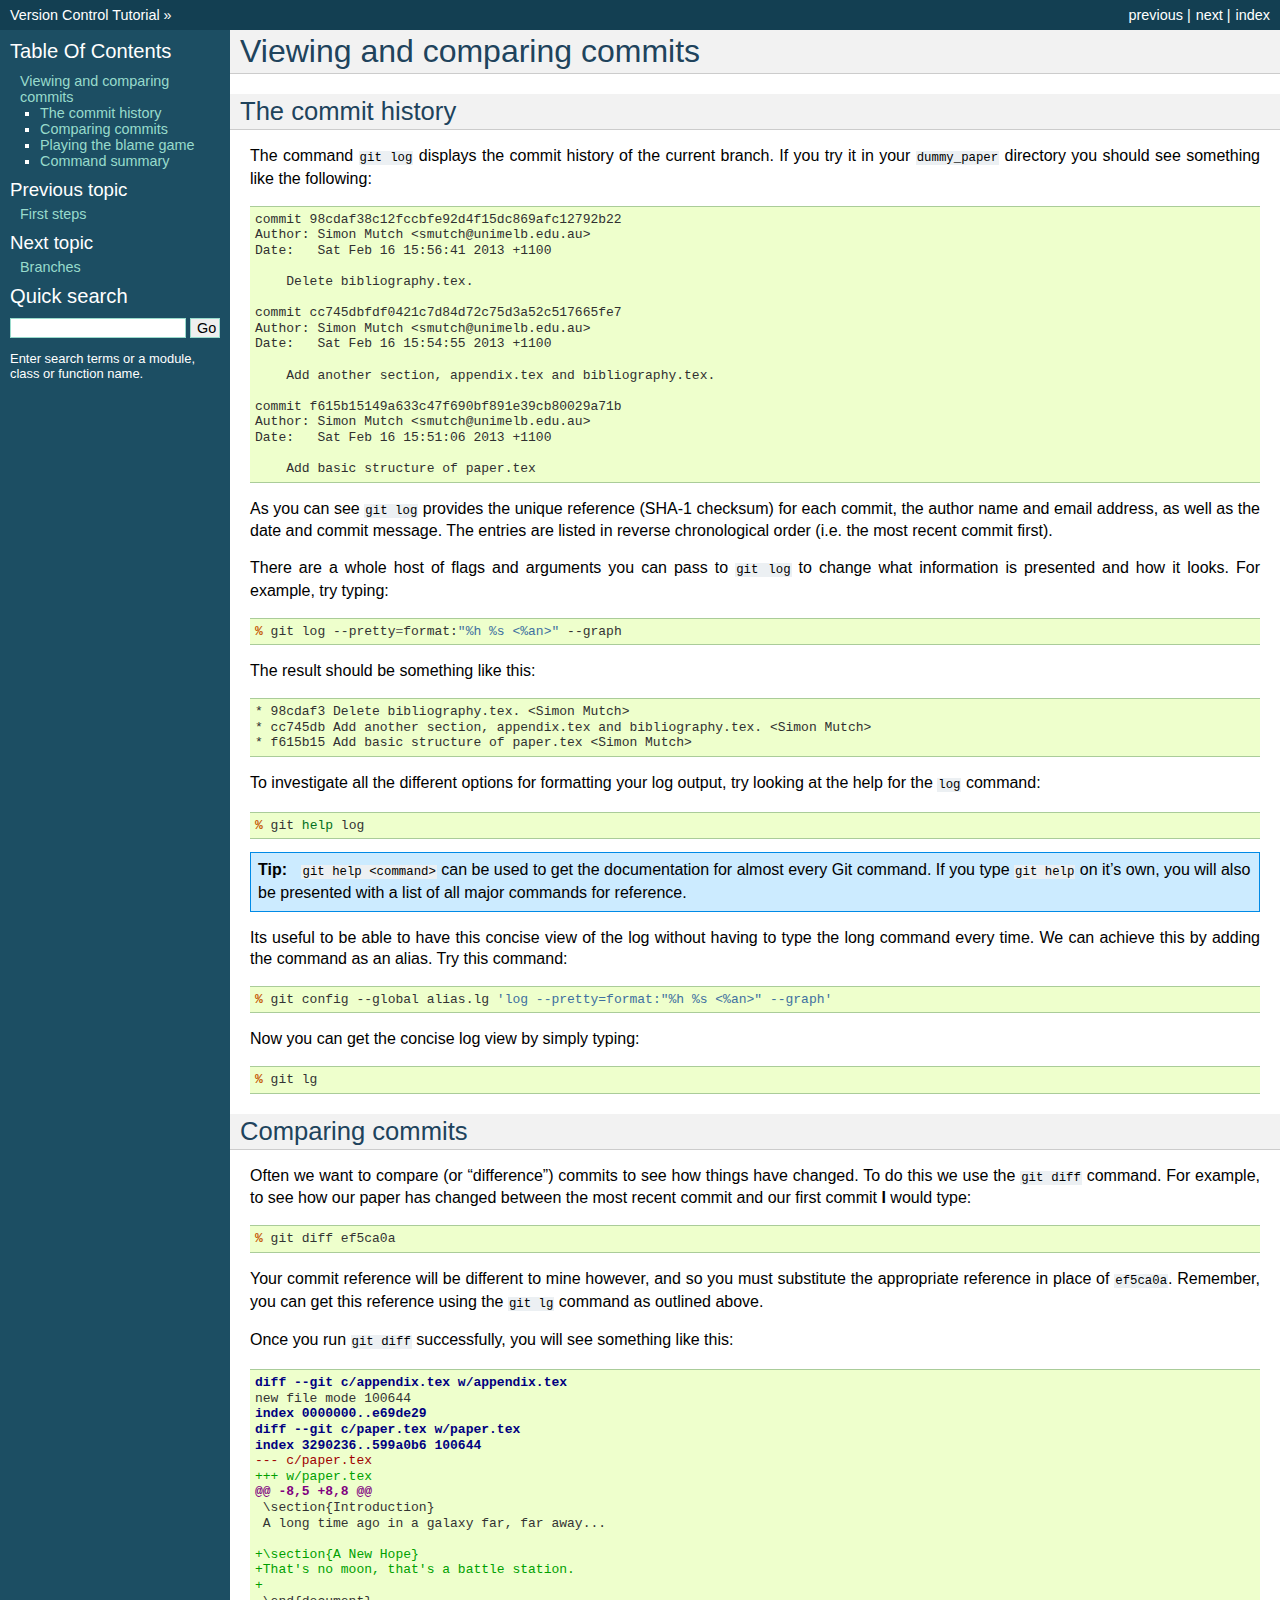
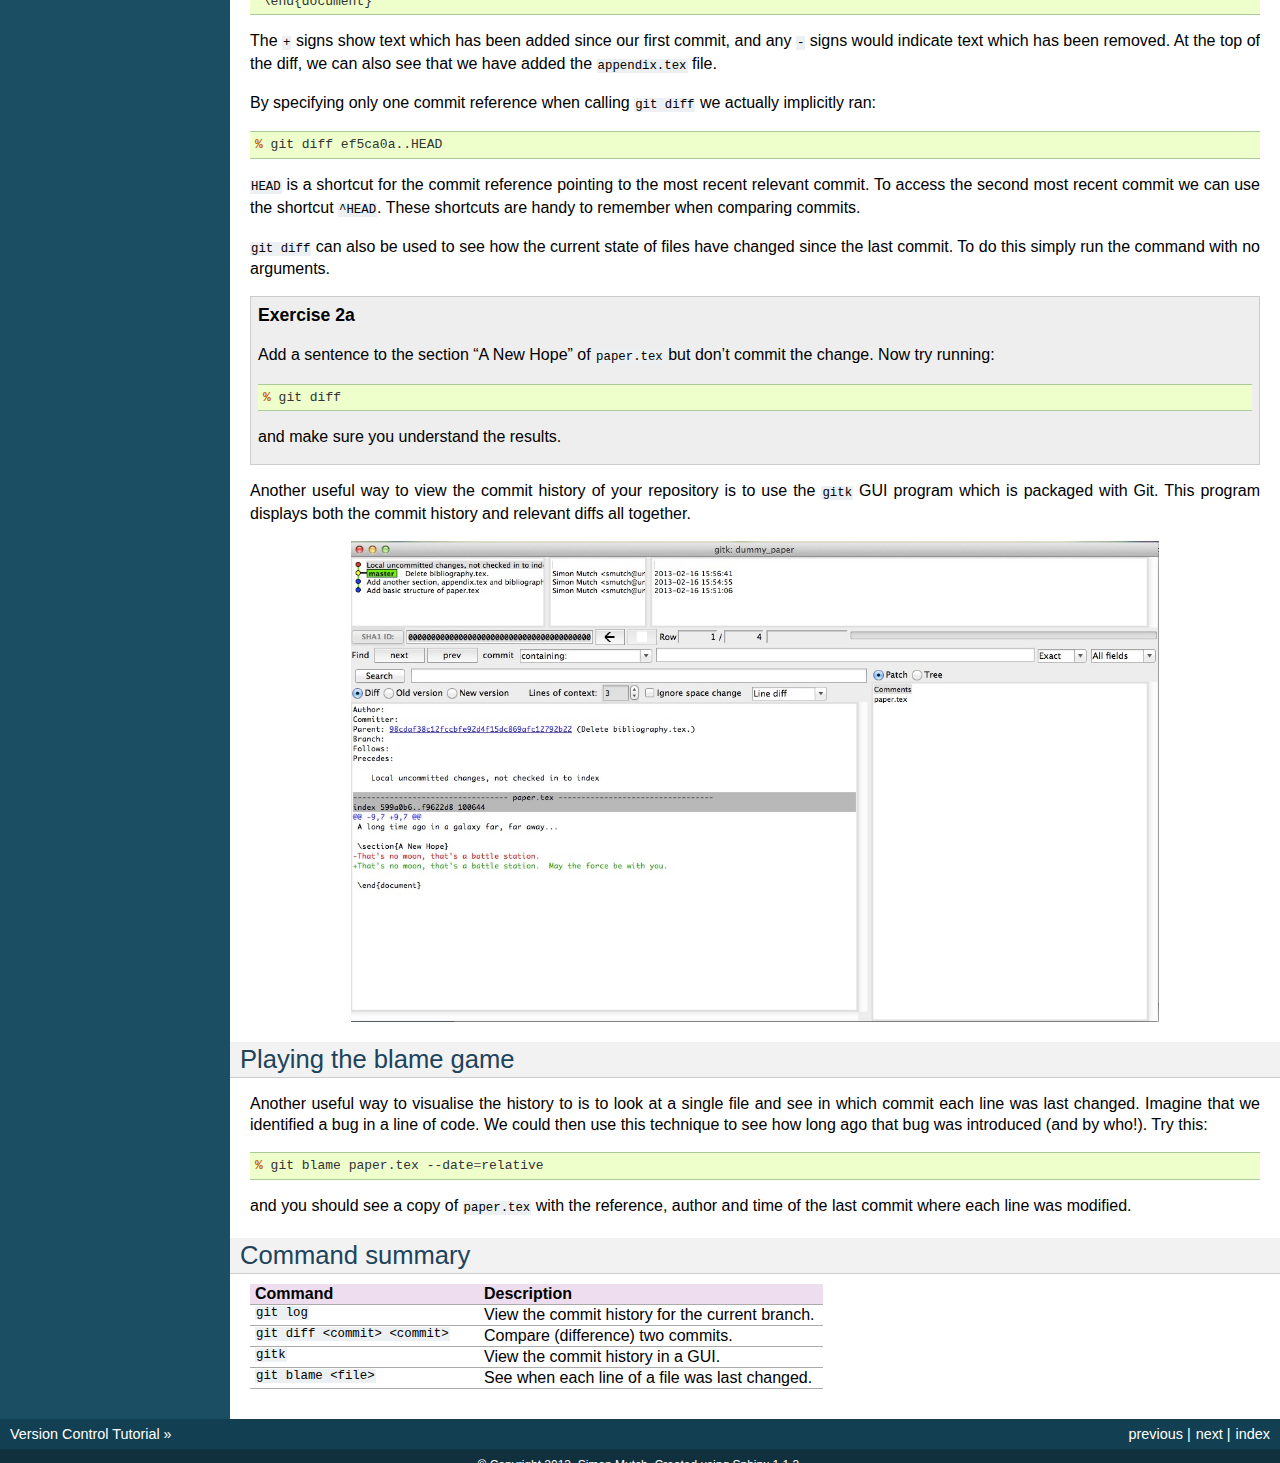
<file: pages/2-viewing.html>
<!DOCTYPE html PUBLIC "-//W3C//DTD XHTML 1.0 Transitional//EN"
  "http://www.w3.org/TR/xhtml1/DTD/xhtml1-transitional.dtd">


<html xmlns="http://www.w3.org/1999/xhtml">
  <head>
    <meta http-equiv="Content-Type" content="text/html; charset=utf-8" />
    
    <title>Viewing and comparing commits &mdash; Version Control Tutorial</title>
    
    <link rel="stylesheet" href="../_static/default.css" type="text/css" />
    <link rel="stylesheet" href="../_static/pygments.css" type="text/css" />
    <link rel="stylesheet" href="../_static/custom.css" type="text/css" />
    
    <script type="text/javascript">
      var DOCUMENTATION_OPTIONS = {
        URL_ROOT:    '../',
        VERSION:     '1.0',
        COLLAPSE_INDEX: false,
        FILE_SUFFIX: '.html',
        HAS_SOURCE:  true
      };
    </script>
    <script type="text/javascript" src="../_static/jquery.js"></script>
    <script type="text/javascript" src="../_static/underscore.js"></script>
    <script type="text/javascript" src="../_static/doctools.js"></script>
    <script type="text/javascript" src="http://cdn.mathjax.org/mathjax/latest/MathJax.js?config=TeX-AMS-MML_HTMLorMML"></script>
    <link rel="top" title="Version Control Tutorial" href="../index.html" />
    <link rel="next" title="Branches" href="3-branches.html" />
    <link rel="prev" title="First steps" href="1-firststeps.html" /> 
  </head>
  <body>
    <div class="related">
      <h3>Navigation</h3>
      <ul>
        <li class="right" style="margin-right: 10px">
          <a href="../genindex.html" title="General Index"
             accesskey="I">index</a></li>
        <li class="right" >
          <a href="3-branches.html" title="Branches"
             accesskey="N">next</a> |</li>
        <li class="right" >
          <a href="1-firststeps.html" title="First steps"
             accesskey="P">previous</a> |</li>
        <li><a href="../index.html">Version Control Tutorial</a> &raquo;</li> 
      </ul>
    </div>  

    <div class="document">
      <div class="documentwrapper">
        <div class="bodywrapper">
          <div class="body">
            
  <div class="section" id="viewing-and-comparing-commits">
<h1>Viewing and comparing commits<a class="headerlink" href="#viewing-and-comparing-commits" title="Permalink to this headline">¶</a></h1>
<div class="section" id="the-commit-history">
<h2>The commit history<a class="headerlink" href="#the-commit-history" title="Permalink to this headline">¶</a></h2>
<p>The command <tt class="docutils literal"><span class="pre">git</span> <span class="pre">log</span></tt> displays the commit history of the current branch.  If
you try it in your <tt class="docutils literal"><span class="pre">dummy_paper</span></tt> directory you should see something like the
following:</p>
<div class="highlight-console"><div class="highlight"><pre><span class="go">commit 98cdaf38c12fccbfe92d4f15dc869afc12792b22</span>
<span class="go">Author: Simon Mutch &lt;smutch@unimelb.edu.au&gt;</span>
<span class="go">Date:   Sat Feb 16 15:56:41 2013 +1100</span>

<span class="go">    Delete bibliography.tex.</span>

<span class="go">commit cc745dbfdf0421c7d84d72c75d3a52c517665fe7</span>
<span class="go">Author: Simon Mutch &lt;smutch@unimelb.edu.au&gt;</span>
<span class="go">Date:   Sat Feb 16 15:54:55 2013 +1100</span>

<span class="go">    Add another section, appendix.tex and bibliography.tex.</span>

<span class="go">commit f615b15149a633c47f690bf891e39cb80029a71b</span>
<span class="go">Author: Simon Mutch &lt;smutch@unimelb.edu.au&gt;</span>
<span class="go">Date:   Sat Feb 16 15:51:06 2013 +1100</span>

<span class="go">    Add basic structure of paper.tex</span>
</pre></div>
</div>
<p>As you can see <tt class="docutils literal"><span class="pre">git</span> <span class="pre">log</span></tt> provides the unique reference (SHA-1 checksum) for
each commit, the author name and email address, as well as the date and commit
message.  The entries are listed in reverse chronological order (i.e.  the most
recent commit first).</p>
<p>There are a whole host of flags and arguments you can pass to <tt class="docutils literal"><span class="pre">git</span> <span class="pre">log</span></tt> to
change what information is presented and how it looks.  For example, try typing:</p>
<div class="highlight-console"><div class="highlight"><pre><span class="gp">%</span> git log --pretty<span class="o">=</span>format:<span class="s2">&quot;%h %s &lt;%an&gt;&quot;</span> --graph
</pre></div>
</div>
<p>The result should be something like this:</p>
<div class="highlight-console"><div class="highlight"><pre><span class="go">* 98cdaf3 Delete bibliography.tex. &lt;Simon Mutch&gt;</span>
<span class="go">* cc745db Add another section, appendix.tex and bibliography.tex. &lt;Simon Mutch&gt;</span>
<span class="go">* f615b15 Add basic structure of paper.tex &lt;Simon Mutch&gt;</span>
</pre></div>
</div>
<p>To investigate all the different options for formatting your log output, try
looking at the help for the <tt class="docutils literal"><span class="pre">log</span></tt> command:</p>
<div class="highlight-console"><div class="highlight"><pre><span class="gp">%</span> git <span class="nb">help </span>log
</pre></div>
</div>
<div class="admonition tip">
<p class="first admonition-title">Tip</p>
<p class="last"><tt class="docutils literal"><span class="pre">git</span> <span class="pre">help</span> <span class="pre">&lt;command&gt;</span></tt> can be used to get the documentation for almost every
Git command.  If you type <tt class="docutils literal"><span class="pre">git</span> <span class="pre">help</span></tt> on it&#8217;s own, you will also be
presented with a list of all major commands for reference.</p>
</div>
<p>Its useful to be able to have this concise view of the log without having to
type the long command every time.  We can achieve this by adding the command as
an alias.  Try this command:</p>
<div class="highlight-console"><div class="highlight"><pre><span class="gp">%</span> git config --global alias.lg <span class="s1">&#39;log --pretty=format:&quot;%h %s &lt;%an&gt;&quot; --graph&#39;</span>
</pre></div>
</div>
<p>Now you can get the concise log view by simply typing:</p>
<div class="highlight-console"><div class="highlight"><pre><span class="gp">%</span> git lg
</pre></div>
</div>
</div>
<div class="section" id="comparing-commits">
<h2>Comparing commits<a class="headerlink" href="#comparing-commits" title="Permalink to this headline">¶</a></h2>
<p>Often we want to compare (or &#8220;difference&#8221;) commits to see how things have
changed.  To do this we use the <tt class="docutils literal"><span class="pre">git</span> <span class="pre">diff</span></tt> command.  For example, to see how
our paper has changed between the most recent commit and our first commit <strong>I</strong>
would type:</p>
<div class="highlight-console"><div class="highlight"><pre><span class="gp">%</span> git diff ef5ca0a
</pre></div>
</div>
<p>Your commit reference will be different to mine however, and so you must
substitute the appropriate reference in place of <tt class="docutils literal"><span class="pre">ef5ca0a</span></tt>.  Remember, you
can get this reference using the <tt class="docutils literal"><span class="pre">git</span> <span class="pre">lg</span></tt> command as outlined above.</p>
<p>Once you run <tt class="docutils literal"><span class="pre">git</span> <span class="pre">diff</span></tt> successfully, you will see something like this:</p>
<div class="highlight-diff"><div class="highlight"><pre><span class="gh">diff --git c/appendix.tex w/appendix.tex</span>
new file mode 100644
<span class="gh">index 0000000..e69de29</span>
<span class="gh">diff --git c/paper.tex w/paper.tex</span>
<span class="gh">index 3290236..599a0b6 100644</span>
<span class="gd">--- c/paper.tex</span>
<span class="gi">+++ w/paper.tex</span>
<span class="gu">@@ -8,5 +8,8 @@</span>
 \section{Introduction}
 A long time ago in a galaxy far, far away...

<span class="gi">+\section{A New Hope}</span>
<span class="gi">+That&#39;s no moon, that&#39;s a battle station.</span>
<span class="gi">+</span>
 \end{document}
</pre></div>
</div>
<p>The <tt class="docutils literal"><span class="pre">+</span></tt> signs show text which has been added since our first commit, and any
<tt class="docutils literal"><span class="pre">-</span></tt> signs would indicate text which has been removed.  At the top of the diff,
we can also see that we have added the <tt class="docutils literal"><span class="pre">appendix.tex</span></tt> file.</p>
<p>By specifying only one commit reference when calling <tt class="docutils literal"><span class="pre">git</span> <span class="pre">diff</span></tt> we actually
implicitly ran:</p>
<div class="highlight-console"><div class="highlight"><pre><span class="gp">%</span> git diff ef5ca0a..HEAD
</pre></div>
</div>
<p><tt class="docutils literal"><span class="pre">HEAD</span></tt> is a shortcut for the commit reference pointing to the most recent
relevant commit.  To access the second most recent commit we can use the
shortcut <tt class="docutils literal"><span class="pre">^HEAD</span></tt>.  These shortcuts are handy to remember when comparing
commits.</p>
<p><tt class="docutils literal"><span class="pre">git</span> <span class="pre">diff</span></tt> can also be used to see how the current state of files have changed
since the last commit.  To do this simply run the command with no arguments.</p>
<div class="topic">
<p class="topic-title first">Exercise 2a</p>
<p>Add a sentence to the section &#8220;A New Hope&#8221; of <tt class="docutils literal"><span class="pre">paper.tex</span></tt> but don&#8217;t
commit the change.  Now try running:</p>
<div class="highlight-console"><div class="highlight"><pre><span class="gp">%</span> git diff
</pre></div>
</div>
<p>and make sure you understand the results.</p>
</div>
<p>Another useful way to view the commit history of your repository is to use the
<tt class="docutils literal"><span class="pre">gitk</span></tt> GUI program which is packaged with Git.  This program displays both the
commit history and relevant diffs all together.</p>
<img alt="../_images/gitk.jpg" class="align-center" src="../_images/gitk.jpg" style="width: 80%;" />
</div>
<div class="section" id="playing-the-blame-game">
<h2>Playing the blame game<a class="headerlink" href="#playing-the-blame-game" title="Permalink to this headline">¶</a></h2>
<p>Another useful way to visualise the history to is to look at a single file and
see in which commit each line was last changed.  Imagine that we identified a
bug in a line of code.  We could then use this technique to see how long ago
that bug was introduced (and by who!).  Try this:</p>
<div class="highlight-console"><div class="highlight"><pre><span class="gp">%</span> git blame paper.tex --date<span class="o">=</span>relative
</pre></div>
</div>
<p>and you should see a copy of <tt class="docutils literal"><span class="pre">paper.tex</span></tt> with the reference, author and time
of the last commit where each line was modified.</p>
</div>
<div class="section" id="command-summary">
<h2>Command summary<a class="headerlink" href="#command-summary" title="Permalink to this headline">¶</a></h2>
<table border="1" class="docutils">
<colgroup>
<col width="40%" />
<col width="60%" />
</colgroup>
<thead valign="bottom">
<tr class="row-odd"><th class="head">Command</th>
<th class="head">Description</th>
</tr>
</thead>
<tbody valign="top">
<tr class="row-even"><td><tt class="docutils literal"><span class="pre">git</span> <span class="pre">log</span></tt></td>
<td>View the commit history for the current branch.</td>
</tr>
<tr class="row-odd"><td><tt class="docutils literal"><span class="pre">git</span> <span class="pre">diff</span> <span class="pre">&lt;commit&gt;</span> <span class="pre">&lt;commit&gt;</span></tt></td>
<td>Compare (difference) two commits.</td>
</tr>
<tr class="row-even"><td><tt class="docutils literal"><span class="pre">gitk</span></tt></td>
<td>View the commit history in a GUI.</td>
</tr>
<tr class="row-odd"><td><tt class="docutils literal"><span class="pre">git</span> <span class="pre">blame</span> <span class="pre">&lt;file&gt;</span></tt></td>
<td>See when each line of a file was last changed.</td>
</tr>
</tbody>
</table>
</div>
</div>


          </div>
        </div>
      </div>
      <div class="sphinxsidebar">
        <div class="sphinxsidebarwrapper">
  <h3><a href="../index.html">Table Of Contents</a></h3>
  <ul>
<li><a class="reference internal" href="#">Viewing and comparing commits</a><ul>
<li><a class="reference internal" href="#the-commit-history">The commit history</a></li>
<li><a class="reference internal" href="#comparing-commits">Comparing commits</a></li>
<li><a class="reference internal" href="#playing-the-blame-game">Playing the blame game</a></li>
<li><a class="reference internal" href="#command-summary">Command summary</a></li>
</ul>
</li>
</ul>

  <h4>Previous topic</h4>
  <p class="topless"><a href="1-firststeps.html"
                        title="previous chapter">First steps</a></p>
  <h4>Next topic</h4>
  <p class="topless"><a href="3-branches.html"
                        title="next chapter">Branches</a></p>
<div id="searchbox" style="display: none">
  <h3>Quick search</h3>
    <form class="search" action="../search.html" method="get">
      <input type="text" name="q" />
      <input type="submit" value="Go" />
      <input type="hidden" name="check_keywords" value="yes" />
      <input type="hidden" name="area" value="default" />
    </form>
    <p class="searchtip" style="font-size: 90%">
    Enter search terms or a module, class or function name.
    </p>
</div>
<script type="text/javascript">$('#searchbox').show(0);</script>
        </div>
      </div>
      <div class="clearer"></div>
    </div>
    <div class="related">
      <h3>Navigation</h3>
      <ul>
        <li class="right" style="margin-right: 10px">
          <a href="../genindex.html" title="General Index"
             >index</a></li>
        <li class="right" >
          <a href="3-branches.html" title="Branches"
             >next</a> |</li>
        <li class="right" >
          <a href="1-firststeps.html" title="First steps"
             >previous</a> |</li>
        <li><a href="../index.html">Version Control Tutorial</a> &raquo;</li> 
      </ul>
    </div>
    <div class="footer">
        &copy; Copyright 2013, Simon Mutch.
      Created using <a href="http://sphinx.pocoo.org/">Sphinx</a> 1.1.3.
    </div>
  </body>
</html>
</file>
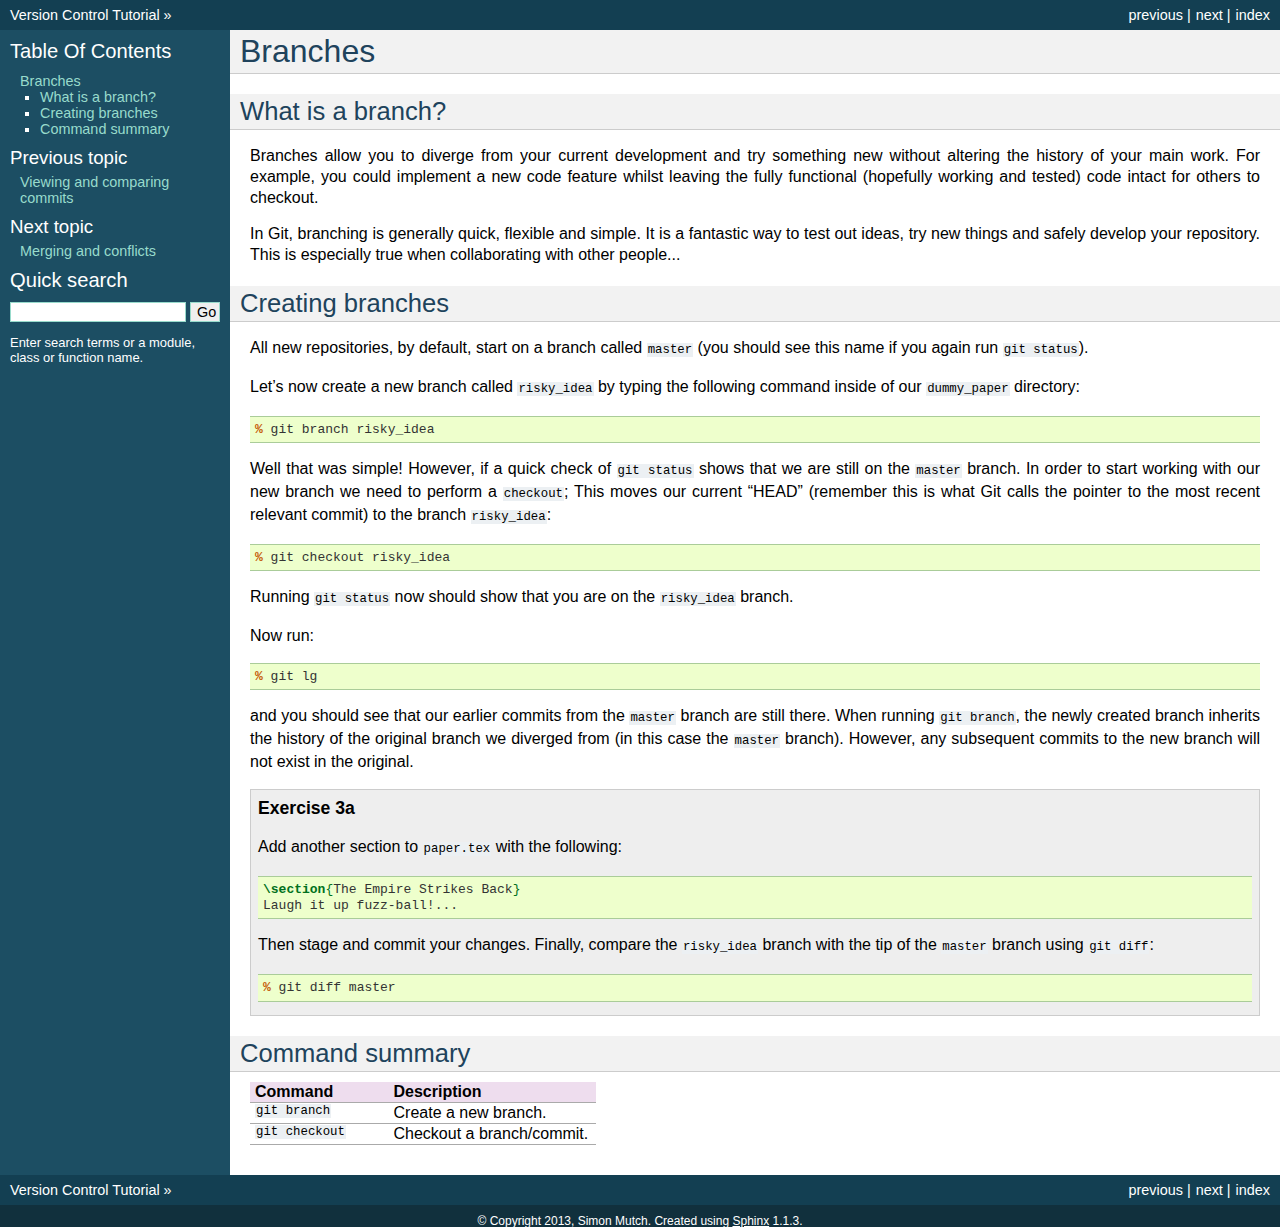
<file: pages/3-branches.html>
<!DOCTYPE html PUBLIC "-//W3C//DTD XHTML 1.0 Transitional//EN"
  "http://www.w3.org/TR/xhtml1/DTD/xhtml1-transitional.dtd">


<html xmlns="http://www.w3.org/1999/xhtml">
  <head>
    <meta http-equiv="Content-Type" content="text/html; charset=utf-8" />
    
    <title>Branches &mdash; Version Control Tutorial</title>
    
    <link rel="stylesheet" href="../_static/default.css" type="text/css" />
    <link rel="stylesheet" href="../_static/pygments.css" type="text/css" />
    <link rel="stylesheet" href="../_static/custom.css" type="text/css" />
    
    <script type="text/javascript">
      var DOCUMENTATION_OPTIONS = {
        URL_ROOT:    '../',
        VERSION:     '1.0',
        COLLAPSE_INDEX: false,
        FILE_SUFFIX: '.html',
        HAS_SOURCE:  true
      };
    </script>
    <script type="text/javascript" src="../_static/jquery.js"></script>
    <script type="text/javascript" src="../_static/underscore.js"></script>
    <script type="text/javascript" src="../_static/doctools.js"></script>
    <script type="text/javascript" src="http://cdn.mathjax.org/mathjax/latest/MathJax.js?config=TeX-AMS-MML_HTMLorMML"></script>
    <link rel="top" title="Version Control Tutorial" href="../index.html" />
    <link rel="next" title="Merging and conflicts" href="4-merging.html" />
    <link rel="prev" title="Viewing and comparing commits" href="2-viewing.html" /> 
  </head>
  <body>
    <div class="related">
      <h3>Navigation</h3>
      <ul>
        <li class="right" style="margin-right: 10px">
          <a href="../genindex.html" title="General Index"
             accesskey="I">index</a></li>
        <li class="right" >
          <a href="4-merging.html" title="Merging and conflicts"
             accesskey="N">next</a> |</li>
        <li class="right" >
          <a href="2-viewing.html" title="Viewing and comparing commits"
             accesskey="P">previous</a> |</li>
        <li><a href="../index.html">Version Control Tutorial</a> &raquo;</li> 
      </ul>
    </div>  

    <div class="document">
      <div class="documentwrapper">
        <div class="bodywrapper">
          <div class="body">
            
  <div class="section" id="branches">
<h1>Branches<a class="headerlink" href="#branches" title="Permalink to this headline">¶</a></h1>
<div class="section" id="what-is-a-branch">
<h2>What is a branch?<a class="headerlink" href="#what-is-a-branch" title="Permalink to this headline">¶</a></h2>
<p>Branches allow you to diverge from your current development and try something
new without altering the history of your main work.  For example, you could
implement a new code feature whilst leaving the fully functional (hopefully
working and tested) code intact for others to checkout.</p>
<p>In Git, branching is generally quick, flexible and simple.  It is a fantastic
way to test out ideas, try new things and safely develop your repository.  This
is especially true when collaborating with other people...</p>
</div>
<div class="section" id="creating-branches">
<h2>Creating branches<a class="headerlink" href="#creating-branches" title="Permalink to this headline">¶</a></h2>
<p>All new repositories, by default, start on a branch called <tt class="docutils literal"><span class="pre">master</span></tt> (you
should see this name if you again run <tt class="docutils literal"><span class="pre">git</span> <span class="pre">status</span></tt>).</p>
<p>Let&#8217;s now create a new branch called <tt class="docutils literal"><span class="pre">risky_idea</span></tt> by typing the following
command inside of our <tt class="docutils literal"><span class="pre">dummy_paper</span></tt> directory:</p>
<div class="highlight-console"><div class="highlight"><pre><span class="gp">%</span> git branch risky_idea
</pre></div>
</div>
<p>Well that was simple!  However, if a quick check of <tt class="docutils literal"><span class="pre">git</span> <span class="pre">status</span></tt> shows that we
are still on the <tt class="docutils literal"><span class="pre">master</span></tt> branch.  In order to start working with our new
branch we need to perform a <tt class="docutils literal"><span class="pre">checkout</span></tt>; This moves our current &#8220;HEAD&#8221;
(remember this is what Git calls the pointer to the most recent relevant commit)
to the branch <tt class="docutils literal"><span class="pre">risky_idea</span></tt>:</p>
<div class="highlight-console"><div class="highlight"><pre><span class="gp">%</span> git checkout risky_idea
</pre></div>
</div>
<p>Running <tt class="docutils literal"><span class="pre">git</span> <span class="pre">status</span></tt> now should show that you are on the <tt class="docutils literal"><span class="pre">risky_idea</span></tt>
branch.</p>
<p>Now run:</p>
<div class="highlight-console"><div class="highlight"><pre><span class="gp">%</span> git lg
</pre></div>
</div>
<p>and you should see that our earlier commits from the <tt class="docutils literal"><span class="pre">master</span></tt> branch are still
there.  When running <tt class="docutils literal"><span class="pre">git</span> <span class="pre">branch</span></tt>, the newly created branch inherits the
history of the original branch we diverged from (in this case the <tt class="docutils literal"><span class="pre">master</span></tt>
branch).  However, any subsequent commits to the new branch will not exist in
the original.</p>
<div class="topic">
<p class="topic-title first">Exercise 3a</p>
<p>Add another section to <tt class="docutils literal"><span class="pre">paper.tex</span></tt> with the following:</p>
<div class="highlight-latex"><div class="highlight"><pre><span class="k">\section</span><span class="nb">{</span>The Empire Strikes Back<span class="nb">}</span>
Laugh it up fuzz-ball!...
</pre></div>
</div>
<p>Then stage and commit your changes.  Finally, compare the <tt class="docutils literal"><span class="pre">risky_idea</span></tt>
branch with the tip of the <tt class="docutils literal"><span class="pre">master</span></tt> branch using <tt class="docutils literal"><span class="pre">git</span> <span class="pre">diff</span></tt>:</p>
<div class="highlight-console"><div class="highlight"><pre><span class="gp">%</span> git diff master
</pre></div>
</div>
</div>
</div>
<div class="section" id="command-summary">
<h2>Command summary<a class="headerlink" href="#command-summary" title="Permalink to this headline">¶</a></h2>
<table border="1" class="docutils">
<colgroup>
<col width="40%" />
<col width="60%" />
</colgroup>
<thead valign="bottom">
<tr class="row-odd"><th class="head">Command</th>
<th class="head">Description</th>
</tr>
</thead>
<tbody valign="top">
<tr class="row-even"><td><tt class="docutils literal"><span class="pre">git</span> <span class="pre">branch</span></tt></td>
<td>Create a new branch.</td>
</tr>
<tr class="row-odd"><td><tt class="docutils literal"><span class="pre">git</span> <span class="pre">checkout</span></tt></td>
<td>Checkout a branch/commit.</td>
</tr>
</tbody>
</table>
</div>
</div>


          </div>
        </div>
      </div>
      <div class="sphinxsidebar">
        <div class="sphinxsidebarwrapper">
  <h3><a href="../index.html">Table Of Contents</a></h3>
  <ul>
<li><a class="reference internal" href="#">Branches</a><ul>
<li><a class="reference internal" href="#what-is-a-branch">What is a branch?</a></li>
<li><a class="reference internal" href="#creating-branches">Creating branches</a></li>
<li><a class="reference internal" href="#command-summary">Command summary</a></li>
</ul>
</li>
</ul>

  <h4>Previous topic</h4>
  <p class="topless"><a href="2-viewing.html"
                        title="previous chapter">Viewing and comparing commits</a></p>
  <h4>Next topic</h4>
  <p class="topless"><a href="4-merging.html"
                        title="next chapter">Merging and conflicts</a></p>
<div id="searchbox" style="display: none">
  <h3>Quick search</h3>
    <form class="search" action="../search.html" method="get">
      <input type="text" name="q" />
      <input type="submit" value="Go" />
      <input type="hidden" name="check_keywords" value="yes" />
      <input type="hidden" name="area" value="default" />
    </form>
    <p class="searchtip" style="font-size: 90%">
    Enter search terms or a module, class or function name.
    </p>
</div>
<script type="text/javascript">$('#searchbox').show(0);</script>
        </div>
      </div>
      <div class="clearer"></div>
    </div>
    <div class="related">
      <h3>Navigation</h3>
      <ul>
        <li class="right" style="margin-right: 10px">
          <a href="../genindex.html" title="General Index"
             >index</a></li>
        <li class="right" >
          <a href="4-merging.html" title="Merging and conflicts"
             >next</a> |</li>
        <li class="right" >
          <a href="2-viewing.html" title="Viewing and comparing commits"
             >previous</a> |</li>
        <li><a href="../index.html">Version Control Tutorial</a> &raquo;</li> 
      </ul>
    </div>
    <div class="footer">
        &copy; Copyright 2013, Simon Mutch.
      Created using <a href="http://sphinx.pocoo.org/">Sphinx</a> 1.1.3.
    </div>
  </body>
</html>
</file>
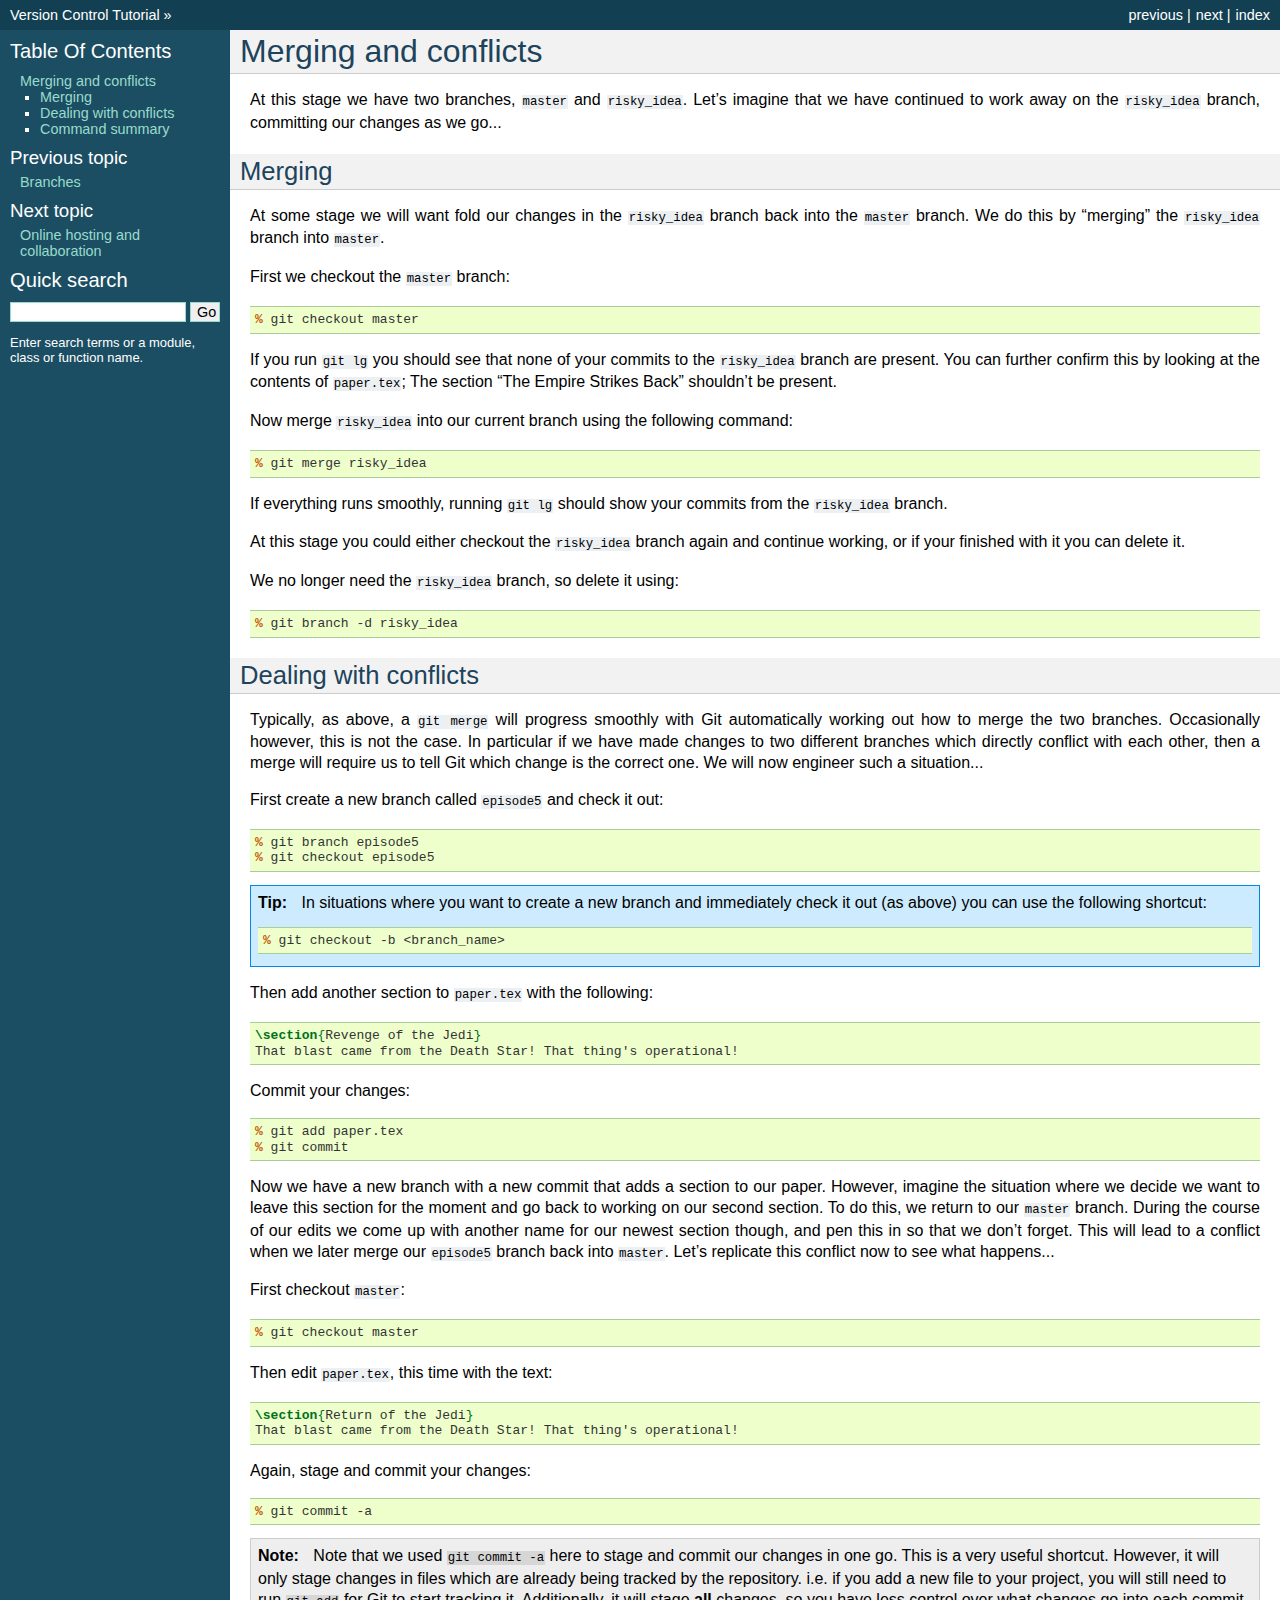
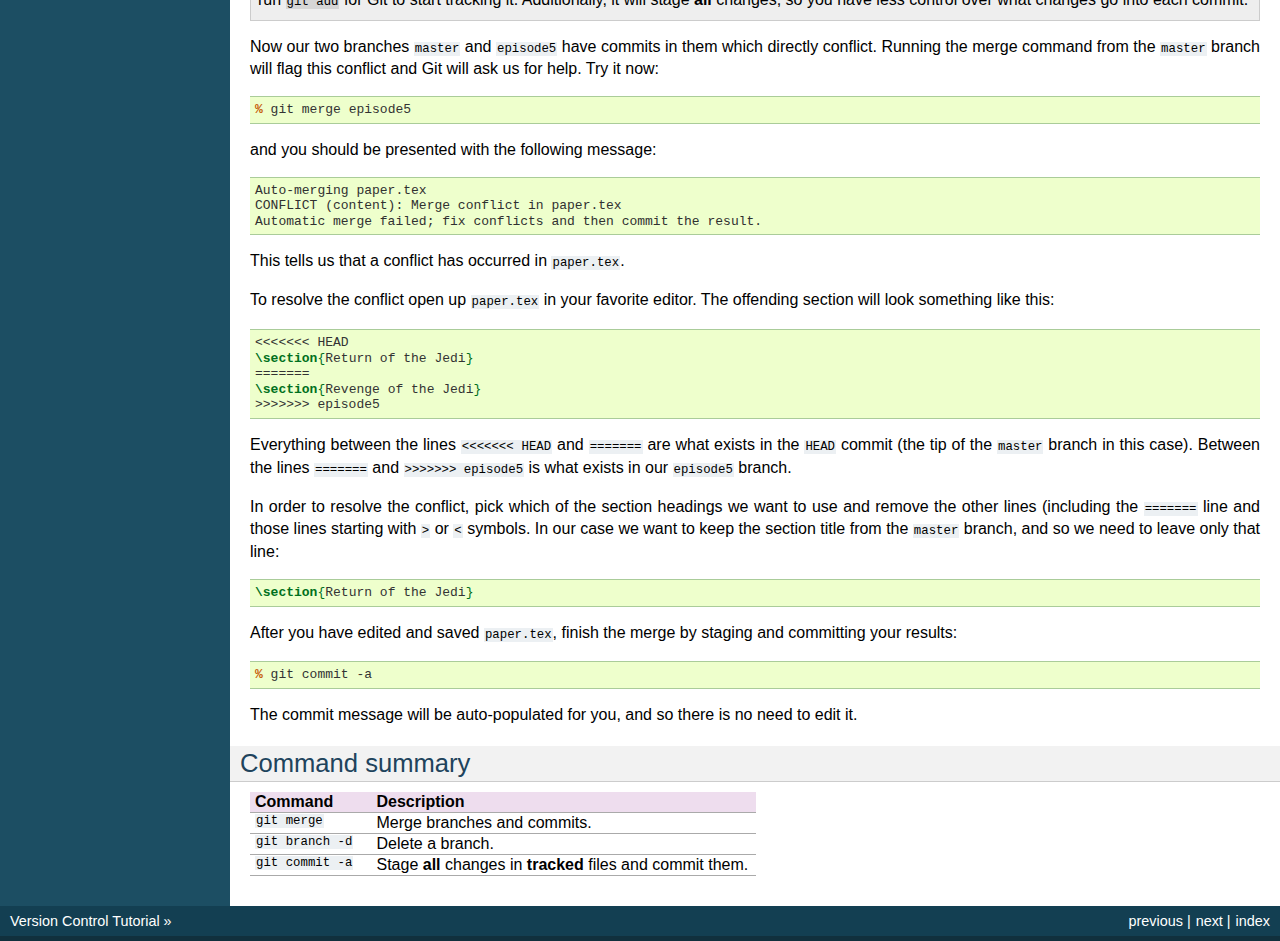
<file: pages/4-merging.html>
<!DOCTYPE html PUBLIC "-//W3C//DTD XHTML 1.0 Transitional//EN"
  "http://www.w3.org/TR/xhtml1/DTD/xhtml1-transitional.dtd">


<html xmlns="http://www.w3.org/1999/xhtml">
  <head>
    <meta http-equiv="Content-Type" content="text/html; charset=utf-8" />
    
    <title>Merging and conflicts &mdash; Version Control Tutorial</title>
    
    <link rel="stylesheet" href="../_static/default.css" type="text/css" />
    <link rel="stylesheet" href="../_static/pygments.css" type="text/css" />
    <link rel="stylesheet" href="../_static/custom.css" type="text/css" />
    
    <script type="text/javascript">
      var DOCUMENTATION_OPTIONS = {
        URL_ROOT:    '../',
        VERSION:     '1.0',
        COLLAPSE_INDEX: false,
        FILE_SUFFIX: '.html',
        HAS_SOURCE:  true
      };
    </script>
    <script type="text/javascript" src="../_static/jquery.js"></script>
    <script type="text/javascript" src="../_static/underscore.js"></script>
    <script type="text/javascript" src="../_static/doctools.js"></script>
    <script type="text/javascript" src="http://cdn.mathjax.org/mathjax/latest/MathJax.js?config=TeX-AMS-MML_HTMLorMML"></script>
    <link rel="top" title="Version Control Tutorial" href="../index.html" />
    <link rel="next" title="Online hosting and collaboration" href="5-collaboration.html" />
    <link rel="prev" title="Branches" href="3-branches.html" /> 
  </head>
  <body>
    <div class="related">
      <h3>Navigation</h3>
      <ul>
        <li class="right" style="margin-right: 10px">
          <a href="../genindex.html" title="General Index"
             accesskey="I">index</a></li>
        <li class="right" >
          <a href="5-collaboration.html" title="Online hosting and collaboration"
             accesskey="N">next</a> |</li>
        <li class="right" >
          <a href="3-branches.html" title="Branches"
             accesskey="P">previous</a> |</li>
        <li><a href="../index.html">Version Control Tutorial</a> &raquo;</li> 
      </ul>
    </div>  

    <div class="document">
      <div class="documentwrapper">
        <div class="bodywrapper">
          <div class="body">
            
  <div class="section" id="merging-and-conflicts">
<h1>Merging and conflicts<a class="headerlink" href="#merging-and-conflicts" title="Permalink to this headline">¶</a></h1>
<p>At this stage we have two branches, <tt class="docutils literal"><span class="pre">master</span></tt> and <tt class="docutils literal"><span class="pre">risky_idea</span></tt>.  Let&#8217;s
imagine that we have continued to work away on the <tt class="docutils literal"><span class="pre">risky_idea</span></tt> branch,
committing our changes as we go...</p>
<div class="section" id="merging">
<h2>Merging<a class="headerlink" href="#merging" title="Permalink to this headline">¶</a></h2>
<p>At some stage we will want fold our changes in the <tt class="docutils literal"><span class="pre">risky_idea</span></tt> branch back
into the <tt class="docutils literal"><span class="pre">master</span></tt> branch.  We do this by &#8220;merging&#8221; the <tt class="docutils literal"><span class="pre">risky_idea</span></tt> branch
into <tt class="docutils literal"><span class="pre">master</span></tt>.</p>
<p>First we checkout the <tt class="docutils literal"><span class="pre">master</span></tt> branch:</p>
<div class="highlight-console"><div class="highlight"><pre><span class="gp">%</span> git checkout master
</pre></div>
</div>
<p>If you run <tt class="docutils literal"><span class="pre">git</span> <span class="pre">lg</span></tt> you should see that none of your commits to the
<tt class="docutils literal"><span class="pre">risky_idea</span></tt> branch are present.  You can further confirm this by looking at
the contents of <tt class="docutils literal"><span class="pre">paper.tex</span></tt>; The section &#8220;The Empire Strikes Back&#8221; shouldn&#8217;t
be present.</p>
<p>Now merge <tt class="docutils literal"><span class="pre">risky_idea</span></tt> into our current branch using the following command:</p>
<div class="highlight-console"><div class="highlight"><pre><span class="gp">%</span> git merge risky_idea
</pre></div>
</div>
<p>If everything runs smoothly, running <tt class="docutils literal"><span class="pre">git</span> <span class="pre">lg</span></tt> should show your commits from
the <tt class="docutils literal"><span class="pre">risky_idea</span></tt> branch.</p>
<p>At this stage you could either checkout the <tt class="docutils literal"><span class="pre">risky_idea</span></tt> branch again and
continue working, or if your finished with it you can delete it.</p>
<p>We no longer need the <tt class="docutils literal"><span class="pre">risky_idea</span></tt> branch, so delete it using:</p>
<div class="highlight-console"><div class="highlight"><pre><span class="gp">%</span> git branch -d risky_idea
</pre></div>
</div>
</div>
<div class="section" id="dealing-with-conflicts">
<h2>Dealing with conflicts<a class="headerlink" href="#dealing-with-conflicts" title="Permalink to this headline">¶</a></h2>
<p>Typically, as above, a <tt class="docutils literal"><span class="pre">git</span> <span class="pre">merge</span></tt> will progress smoothly with Git
automatically working out how to merge the two branches.  Occasionally however,
this is not the case.  In particular if we have made changes to two different
branches which directly conflict with each other, then a merge will require us
to tell Git which change is the correct one.  We will now engineer such a
situation...</p>
<p>First create a new branch called <tt class="docutils literal"><span class="pre">episode5</span></tt> and check it out:</p>
<div class="highlight-console"><div class="highlight"><pre><span class="gp">%</span> git branch episode5
<span class="gp">%</span> git checkout episode5
</pre></div>
</div>
<div class="admonition tip">
<p class="first admonition-title">Tip</p>
<p>In situations where you want to create a new branch and immediately check it
out (as above) you can use the following shortcut:</p>
<div class="last highlight-console"><div class="highlight"><pre><span class="gp">%</span> git checkout -b &lt;branch_name&gt;
</pre></div>
</div>
</div>
<p>Then add another section to <tt class="docutils literal"><span class="pre">paper.tex</span></tt> with the following:</p>
<div class="highlight-latex"><div class="highlight"><pre><span class="k">\section</span><span class="nb">{</span>Revenge of the Jedi<span class="nb">}</span>
That blast came from the Death Star! That thing&#39;s operational!
</pre></div>
</div>
<p>Commit your changes:</p>
<div class="highlight-console"><div class="highlight"><pre><span class="gp">%</span> git add paper.tex
<span class="gp">%</span> git commit
</pre></div>
</div>
<p>Now we have a new branch with a new commit that adds a section to our paper.
However, imagine the situation where we decide we want to leave this section for
the moment and go back to working on our second section.  To do this, we return
to our <tt class="docutils literal"><span class="pre">master</span></tt> branch.  During the course of our edits we come up with
another name for our newest section though, and pen this in so that we don&#8217;t
forget.  This will lead to a conflict when we later merge our <tt class="docutils literal"><span class="pre">episode5</span></tt>
branch back into <tt class="docutils literal"><span class="pre">master</span></tt>.  Let&#8217;s replicate this conflict now to see what
happens...</p>
<p>First checkout <tt class="docutils literal"><span class="pre">master</span></tt>:</p>
<div class="highlight-console"><div class="highlight"><pre><span class="gp">%</span> git checkout master
</pre></div>
</div>
<p>Then edit <tt class="docutils literal"><span class="pre">paper.tex</span></tt>, this time with the text:</p>
<div class="highlight-latex"><div class="highlight"><pre><span class="k">\section</span><span class="nb">{</span>Return of the Jedi<span class="nb">}</span>
That blast came from the Death Star! That thing&#39;s operational!
</pre></div>
</div>
<p>Again, stage and commit your changes:</p>
<div class="highlight-console"><div class="highlight"><pre><span class="gp">%</span> git commit -a
</pre></div>
</div>
<div class="admonition note">
<p class="first admonition-title">Note</p>
<p class="last">Note that we used <tt class="docutils literal"><span class="pre">git</span> <span class="pre">commit</span> <span class="pre">-a</span></tt> here to stage and commit our changes in
one go.  This is a very useful shortcut.  However, it will only stage
changes in files which are already being tracked by the repository.  i.e. if
you add a new file to your project, you will still need to run <tt class="docutils literal"><span class="pre">git</span> <span class="pre">add</span></tt>
for Git to start tracking it.  Additionally, it will stage <strong>all</strong> changes,
so you have less control over what changes go into each commit.</p>
</div>
<p>Now our two branches <tt class="docutils literal"><span class="pre">master</span></tt> and <tt class="docutils literal"><span class="pre">episode5</span></tt> have commits in them which
directly conflict.  Running the merge command from the <tt class="docutils literal"><span class="pre">master</span></tt> branch will
flag this conflict and Git will ask us for help.  Try it now:</p>
<div class="highlight-console"><div class="highlight"><pre><span class="gp">%</span> git merge episode5
</pre></div>
</div>
<p>and you should be presented with the following message:</p>
<div class="highlight-console"><div class="highlight"><pre><span class="go">Auto-merging paper.tex</span>
<span class="go">CONFLICT (content): Merge conflict in paper.tex</span>
<span class="go">Automatic merge failed; fix conflicts and then commit the result.</span>
</pre></div>
</div>
<p>This tells us that a conflict has occurred in <tt class="docutils literal"><span class="pre">paper.tex</span></tt>.</p>
<p>To resolve the conflict open up <tt class="docutils literal"><span class="pre">paper.tex</span></tt> in your favorite editor.  The
offending section will look something like this:</p>
<div class="highlight-latex"><div class="highlight"><pre>&lt;&lt;&lt;&lt;&lt;&lt;&lt; HEAD
<span class="k">\section</span><span class="nb">{</span>Return of the Jedi<span class="nb">}</span>
=======
<span class="k">\section</span><span class="nb">{</span>Revenge of the Jedi<span class="nb">}</span>
&gt;&gt;&gt;&gt;&gt;&gt;&gt; episode5
</pre></div>
</div>
<p>Everything between the lines <tt class="docutils literal"><span class="pre">&lt;&lt;&lt;&lt;&lt;&lt;&lt;</span> <span class="pre">HEAD</span></tt> and <tt class="docutils literal"><span class="pre">=======</span></tt> are what exists in
the <tt class="docutils literal"><span class="pre">HEAD</span></tt> commit (the tip of the <tt class="docutils literal"><span class="pre">master</span></tt> branch in this case).  Between
the lines <tt class="docutils literal"><span class="pre">=======</span></tt> and <tt class="docutils literal"><span class="pre">&gt;&gt;&gt;&gt;&gt;&gt;&gt;</span> <span class="pre">episode5</span></tt> is what exists in our
<tt class="docutils literal"><span class="pre">episode5</span></tt> branch.</p>
<p>In order to resolve the conflict, pick which of the section headings we want to
use and remove the other lines (including the <tt class="docutils literal"><span class="pre">=======</span></tt> line and those lines
starting with <tt class="docutils literal"><span class="pre">&gt;</span></tt> or <tt class="docutils literal"><span class="pre">&lt;</span></tt> symbols.  In our case we want to keep the section
title from the <tt class="docutils literal"><span class="pre">master</span></tt> branch, and so we need to leave only that line:</p>
<div class="highlight-latex"><div class="highlight"><pre><span class="k">\section</span><span class="nb">{</span>Return of the Jedi<span class="nb">}</span>
</pre></div>
</div>
<p>After you have edited and saved <tt class="docutils literal"><span class="pre">paper.tex</span></tt>, finish the merge by staging and
committing your results:</p>
<div class="highlight-console"><div class="highlight"><pre><span class="gp">%</span> git commit -a
</pre></div>
</div>
<p>The commit message will be auto-populated for you, and so there is no need to
edit it.</p>
</div>
<div class="section" id="command-summary">
<h2>Command summary<a class="headerlink" href="#command-summary" title="Permalink to this headline">¶</a></h2>
<table border="1" class="docutils">
<colgroup>
<col width="24%" />
<col width="76%" />
</colgroup>
<thead valign="bottom">
<tr class="row-odd"><th class="head">Command</th>
<th class="head">Description</th>
</tr>
</thead>
<tbody valign="top">
<tr class="row-even"><td><tt class="docutils literal"><span class="pre">git</span> <span class="pre">merge</span></tt></td>
<td>Merge branches and commits.</td>
</tr>
<tr class="row-odd"><td><tt class="docutils literal"><span class="pre">git</span> <span class="pre">branch</span> <span class="pre">-d</span></tt></td>
<td>Delete a branch.</td>
</tr>
<tr class="row-even"><td><tt class="docutils literal"><span class="pre">git</span> <span class="pre">commit</span> <span class="pre">-a</span></tt></td>
<td>Stage <strong>all</strong> changes in <strong>tracked</strong> files and commit them.</td>
</tr>
</tbody>
</table>
</div>
</div>


          </div>
        </div>
      </div>
      <div class="sphinxsidebar">
        <div class="sphinxsidebarwrapper">
  <h3><a href="../index.html">Table Of Contents</a></h3>
  <ul>
<li><a class="reference internal" href="#">Merging and conflicts</a><ul>
<li><a class="reference internal" href="#merging">Merging</a></li>
<li><a class="reference internal" href="#dealing-with-conflicts">Dealing with conflicts</a></li>
<li><a class="reference internal" href="#command-summary">Command summary</a></li>
</ul>
</li>
</ul>

  <h4>Previous topic</h4>
  <p class="topless"><a href="3-branches.html"
                        title="previous chapter">Branches</a></p>
  <h4>Next topic</h4>
  <p class="topless"><a href="5-collaboration.html"
                        title="next chapter">Online hosting and collaboration</a></p>
<div id="searchbox" style="display: none">
  <h3>Quick search</h3>
    <form class="search" action="../search.html" method="get">
      <input type="text" name="q" />
      <input type="submit" value="Go" />
      <input type="hidden" name="check_keywords" value="yes" />
      <input type="hidden" name="area" value="default" />
    </form>
    <p class="searchtip" style="font-size: 90%">
    Enter search terms or a module, class or function name.
    </p>
</div>
<script type="text/javascript">$('#searchbox').show(0);</script>
        </div>
      </div>
      <div class="clearer"></div>
    </div>
    <div class="related">
      <h3>Navigation</h3>
      <ul>
        <li class="right" style="margin-right: 10px">
          <a href="../genindex.html" title="General Index"
             >index</a></li>
        <li class="right" >
          <a href="5-collaboration.html" title="Online hosting and collaboration"
             >next</a> |</li>
        <li class="right" >
          <a href="3-branches.html" title="Branches"
             >previous</a> |</li>
        <li><a href="../index.html">Version Control Tutorial</a> &raquo;</li> 
      </ul>
    </div>
    <div class="footer">
        &copy; Copyright 2013, Simon Mutch.
      Created using <a href="http://sphinx.pocoo.org/">Sphinx</a> 1.1.3.
    </div>
  </body>
</html>
</file>
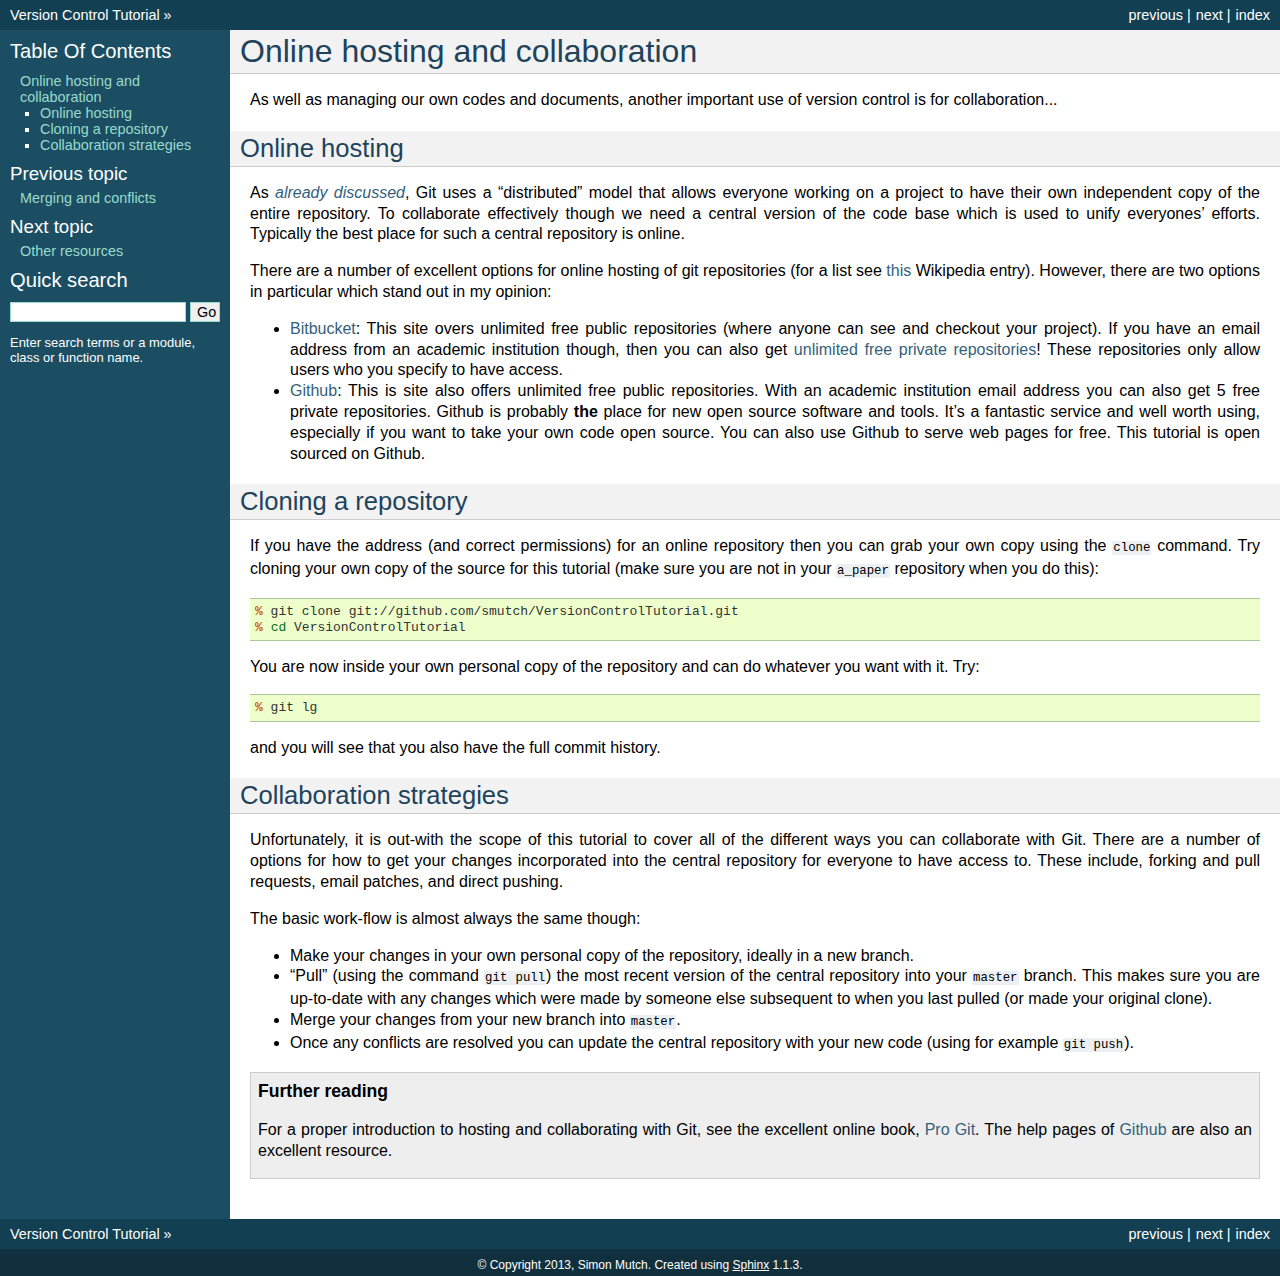
<file: pages/5-collaboration.html>
<!DOCTYPE html PUBLIC "-//W3C//DTD XHTML 1.0 Transitional//EN"
  "http://www.w3.org/TR/xhtml1/DTD/xhtml1-transitional.dtd">


<html xmlns="http://www.w3.org/1999/xhtml">
  <head>
    <meta http-equiv="Content-Type" content="text/html; charset=utf-8" />
    
    <title>Online hosting and collaboration &mdash; Version Control Tutorial</title>
    
    <link rel="stylesheet" href="../_static/default.css" type="text/css" />
    <link rel="stylesheet" href="../_static/pygments.css" type="text/css" />
    <link rel="stylesheet" href="../_static/custom.css" type="text/css" />
    
    <script type="text/javascript">
      var DOCUMENTATION_OPTIONS = {
        URL_ROOT:    '../',
        VERSION:     '1.0',
        COLLAPSE_INDEX: false,
        FILE_SUFFIX: '.html',
        HAS_SOURCE:  true
      };
    </script>
    <script type="text/javascript" src="../_static/jquery.js"></script>
    <script type="text/javascript" src="../_static/underscore.js"></script>
    <script type="text/javascript" src="../_static/doctools.js"></script>
    <script type="text/javascript" src="http://cdn.mathjax.org/mathjax/latest/MathJax.js?config=TeX-AMS-MML_HTMLorMML"></script>
    <link rel="top" title="Version Control Tutorial" href="../index.html" />
    <link rel="next" title="Other resources" href="6-resources.html" />
    <link rel="prev" title="Merging and conflicts" href="4-merging.html" /> 
  </head>
  <body>
    <div class="related">
      <h3>Navigation</h3>
      <ul>
        <li class="right" style="margin-right: 10px">
          <a href="../genindex.html" title="General Index"
             accesskey="I">index</a></li>
        <li class="right" >
          <a href="6-resources.html" title="Other resources"
             accesskey="N">next</a> |</li>
        <li class="right" >
          <a href="4-merging.html" title="Merging and conflicts"
             accesskey="P">previous</a> |</li>
        <li><a href="../index.html">Version Control Tutorial</a> &raquo;</li> 
      </ul>
    </div>  

    <div class="document">
      <div class="documentwrapper">
        <div class="bodywrapper">
          <div class="body">
            
  <div class="section" id="online-hosting-and-collaboration">
<h1>Online hosting and collaboration<a class="headerlink" href="#online-hosting-and-collaboration" title="Permalink to this headline">¶</a></h1>
<p>As well as managing our own codes and documents, another important use of
version control is for collaboration...</p>
<div class="section" id="online-hosting">
<h2>Online hosting<a class="headerlink" href="#online-hosting" title="Permalink to this headline">¶</a></h2>
<p>As <a class="reference internal" href="0-intro.html#git-intro"><em>already discussed</em></a>, Git uses a &#8220;distributed&#8221; model that
allows everyone working on a project to have their own independent copy of the
entire repository.  To collaborate effectively though we need a central version
of the code base which is used to unify everyones&#8217; efforts.  Typically the best
place for such a central repository is online.</p>
<p>There are a number of excellent options for online hosting of git repositories
(for a list see <a class="reference external" href="http://en.wikipedia.org/wiki/Git_(software)#Source_code_hosting">this</a> Wikipedia
entry). However, there are two options in particular which stand out in my
opinion:</p>
<ul class="simple">
<li><a class="reference external" href="https://bitbucket.org/">Bitbucket</a>: This site overs unlimited free public
repositories (where anyone can see and checkout your project).  If you have an
email address from an academic institution though, then you can also get
<a class="reference external" href="http://blog.bitbucket.org/2012/08/20/bitbucket-academic/">unlimited free private repositories</a>!  These
repositories only allow users who you specify to have access.</li>
<li><a class="reference external" href="https://github.com/">Github</a>: This is site also offers unlimited free
public repositories.  With an academic institution email address you can also
get 5 free private repositories.  Github is probably <strong>the</strong> place for new
open source software and tools.  It&#8217;s a fantastic service and well worth
using, especially if you want to take your own code open source.  You can also
use Github to serve web pages for free.  This tutorial is open sourced on
Github.</li>
</ul>
</div>
<div class="section" id="cloning-a-repository">
<h2>Cloning a repository<a class="headerlink" href="#cloning-a-repository" title="Permalink to this headline">¶</a></h2>
<p>If you have the address (and correct permissions) for an online repository then
you can grab your own copy using the <tt class="docutils literal"><span class="pre">clone</span></tt> command.  Try cloning your own
copy of the source for this tutorial (make sure you are not in your <tt class="docutils literal"><span class="pre">a_paper</span></tt>
repository when you do this):</p>
<div class="highlight-console"><div class="highlight"><pre><span class="gp">%</span> git clone git://github.com/smutch/VersionControlTutorial.git
<span class="gp">%</span> <span class="nb">cd </span>VersionControlTutorial
</pre></div>
</div>
<p>You are now inside your own personal copy of the repository and can do
whatever you want with it.  Try:</p>
<div class="highlight-console"><div class="highlight"><pre><span class="gp">%</span> git lg
</pre></div>
</div>
<p>and you will see that you also have the full commit history.</p>
</div>
<div class="section" id="collaboration-strategies">
<h2>Collaboration strategies<a class="headerlink" href="#collaboration-strategies" title="Permalink to this headline">¶</a></h2>
<p>Unfortunately, it is out-with the scope of this tutorial to cover all of the
different ways you can collaborate with Git.  There are a number of options for
how to get your changes incorporated into the central repository for everyone to
have access to.  These include, forking and pull requests, email patches, and
direct pushing.</p>
<p>The basic work-flow is almost always the same though:</p>
<ul class="simple">
<li>Make your changes in your own personal copy of the repository, ideally in a
new branch.</li>
<li>&#8220;Pull&#8221; (using the command <tt class="docutils literal"><span class="pre">git</span> <span class="pre">pull</span></tt>) the most recent version of the central
repository into your <tt class="docutils literal"><span class="pre">master</span></tt> branch.  This makes sure you are up-to-date
with any changes which were made by someone else subsequent to when you last
pulled (or made your original clone).</li>
<li>Merge your changes from your new branch into <tt class="docutils literal"><span class="pre">master</span></tt>.</li>
<li>Once any conflicts are resolved you can update the central repository with your
new code (using for example <tt class="docutils literal"><span class="pre">git</span> <span class="pre">push</span></tt>).</li>
</ul>
<div class="topic">
<p class="topic-title first">Further reading</p>
<p>For a proper introduction to hosting and collaborating with Git, see the
excellent online book, <a class="reference external" href="http://git-scm.com/book">Pro Git</a>.  The help pages
of <a class="reference external" href="https://github.com/">Github</a> are also an excellent resource.</p>
</div>
</div>
</div>


          </div>
        </div>
      </div>
      <div class="sphinxsidebar">
        <div class="sphinxsidebarwrapper">
  <h3><a href="../index.html">Table Of Contents</a></h3>
  <ul>
<li><a class="reference internal" href="#">Online hosting and collaboration</a><ul>
<li><a class="reference internal" href="#online-hosting">Online hosting</a></li>
<li><a class="reference internal" href="#cloning-a-repository">Cloning a repository</a></li>
<li><a class="reference internal" href="#collaboration-strategies">Collaboration strategies</a></li>
</ul>
</li>
</ul>

  <h4>Previous topic</h4>
  <p class="topless"><a href="4-merging.html"
                        title="previous chapter">Merging and conflicts</a></p>
  <h4>Next topic</h4>
  <p class="topless"><a href="6-resources.html"
                        title="next chapter">Other resources</a></p>
<div id="searchbox" style="display: none">
  <h3>Quick search</h3>
    <form class="search" action="../search.html" method="get">
      <input type="text" name="q" />
      <input type="submit" value="Go" />
      <input type="hidden" name="check_keywords" value="yes" />
      <input type="hidden" name="area" value="default" />
    </form>
    <p class="searchtip" style="font-size: 90%">
    Enter search terms or a module, class or function name.
    </p>
</div>
<script type="text/javascript">$('#searchbox').show(0);</script>
        </div>
      </div>
      <div class="clearer"></div>
    </div>
    <div class="related">
      <h3>Navigation</h3>
      <ul>
        <li class="right" style="margin-right: 10px">
          <a href="../genindex.html" title="General Index"
             >index</a></li>
        <li class="right" >
          <a href="6-resources.html" title="Other resources"
             >next</a> |</li>
        <li class="right" >
          <a href="4-merging.html" title="Merging and conflicts"
             >previous</a> |</li>
        <li><a href="../index.html">Version Control Tutorial</a> &raquo;</li> 
      </ul>
    </div>
    <div class="footer">
        &copy; Copyright 2013, Simon Mutch.
      Created using <a href="http://sphinx.pocoo.org/">Sphinx</a> 1.1.3.
    </div>
  </body>
</html>
</file>
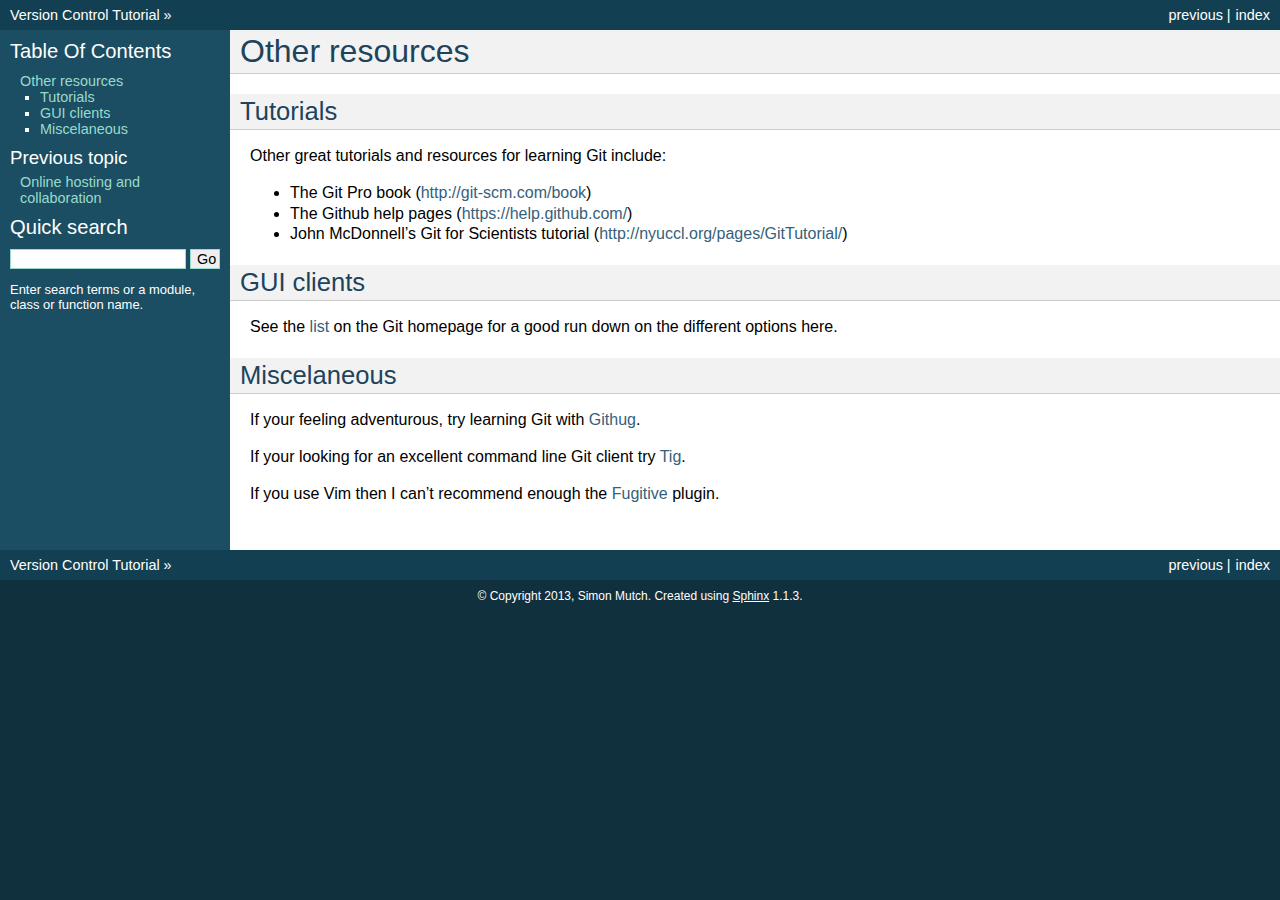
<file: pages/6-resources.html>
<!DOCTYPE html PUBLIC "-//W3C//DTD XHTML 1.0 Transitional//EN"
  "http://www.w3.org/TR/xhtml1/DTD/xhtml1-transitional.dtd">


<html xmlns="http://www.w3.org/1999/xhtml">
  <head>
    <meta http-equiv="Content-Type" content="text/html; charset=utf-8" />
    
    <title>Other resources &mdash; Version Control Tutorial</title>
    
    <link rel="stylesheet" href="../_static/default.css" type="text/css" />
    <link rel="stylesheet" href="../_static/pygments.css" type="text/css" />
    <link rel="stylesheet" href="../_static/custom.css" type="text/css" />
    
    <script type="text/javascript">
      var DOCUMENTATION_OPTIONS = {
        URL_ROOT:    '../',
        VERSION:     '1.0',
        COLLAPSE_INDEX: false,
        FILE_SUFFIX: '.html',
        HAS_SOURCE:  true
      };
    </script>
    <script type="text/javascript" src="../_static/jquery.js"></script>
    <script type="text/javascript" src="../_static/underscore.js"></script>
    <script type="text/javascript" src="../_static/doctools.js"></script>
    <script type="text/javascript" src="http://cdn.mathjax.org/mathjax/latest/MathJax.js?config=TeX-AMS-MML_HTMLorMML"></script>
    <link rel="top" title="Version Control Tutorial" href="../index.html" />
    <link rel="prev" title="Online hosting and collaboration" href="5-collaboration.html" /> 
  </head>
  <body>
    <div class="related">
      <h3>Navigation</h3>
      <ul>
        <li class="right" style="margin-right: 10px">
          <a href="../genindex.html" title="General Index"
             accesskey="I">index</a></li>
        <li class="right" >
          <a href="5-collaboration.html" title="Online hosting and collaboration"
             accesskey="P">previous</a> |</li>
        <li><a href="../index.html">Version Control Tutorial</a> &raquo;</li> 
      </ul>
    </div>  

    <div class="document">
      <div class="documentwrapper">
        <div class="bodywrapper">
          <div class="body">
            
  <div class="section" id="other-resources">
<h1>Other resources<a class="headerlink" href="#other-resources" title="Permalink to this headline">¶</a></h1>
<div class="section" id="tutorials">
<h2>Tutorials<a class="headerlink" href="#tutorials" title="Permalink to this headline">¶</a></h2>
<p>Other great tutorials and resources for learning Git include:</p>
<ul class="simple">
<li>The Git Pro book (<a class="reference external" href="http://git-scm.com/book">http://git-scm.com/book</a>)</li>
<li>The Github help pages (<a class="reference external" href="https://help.github.com/">https://help.github.com/</a>)</li>
<li>John McDonnell&#8217;s Git for Scientists tutorial
(<a class="reference external" href="http://nyuccl.org/pages/GitTutorial/">http://nyuccl.org/pages/GitTutorial/</a>)</li>
</ul>
</div>
<div class="section" id="gui-clients">
<h2>GUI clients<a class="headerlink" href="#gui-clients" title="Permalink to this headline">¶</a></h2>
<p>See the <a class="reference external" href="http://git-scm.com/downloads/guis">list</a> on the Git homepage for a
good run down on the different options here.</p>
</div>
<div class="section" id="miscelaneous">
<h2>Miscelaneous<a class="headerlink" href="#miscelaneous" title="Permalink to this headline">¶</a></h2>
<p>If your feeling adventurous, try learning Git with <a class="reference external" href="https://github.com/Gazler/githug">Githug</a>.</p>
<p>If your looking for an excellent command line Git client try <a class="reference external" href="http://jonas.nitro.dk/tig/">Tig</a>.</p>
<p>If you use Vim then I can&#8217;t recommend enough the <a class="reference external" href="https://github.com/tpope/vim-fugitive">Fugitive</a> plugin.</p>
</div>
</div>


          </div>
        </div>
      </div>
      <div class="sphinxsidebar">
        <div class="sphinxsidebarwrapper">
  <h3><a href="../index.html">Table Of Contents</a></h3>
  <ul>
<li><a class="reference internal" href="#">Other resources</a><ul>
<li><a class="reference internal" href="#tutorials">Tutorials</a></li>
<li><a class="reference internal" href="#gui-clients">GUI clients</a></li>
<li><a class="reference internal" href="#miscelaneous">Miscelaneous</a></li>
</ul>
</li>
</ul>

  <h4>Previous topic</h4>
  <p class="topless"><a href="5-collaboration.html"
                        title="previous chapter">Online hosting and collaboration</a></p>
<div id="searchbox" style="display: none">
  <h3>Quick search</h3>
    <form class="search" action="../search.html" method="get">
      <input type="text" name="q" />
      <input type="submit" value="Go" />
      <input type="hidden" name="check_keywords" value="yes" />
      <input type="hidden" name="area" value="default" />
    </form>
    <p class="searchtip" style="font-size: 90%">
    Enter search terms or a module, class or function name.
    </p>
</div>
<script type="text/javascript">$('#searchbox').show(0);</script>
        </div>
      </div>
      <div class="clearer"></div>
    </div>
    <div class="related">
      <h3>Navigation</h3>
      <ul>
        <li class="right" style="margin-right: 10px">
          <a href="../genindex.html" title="General Index"
             >index</a></li>
        <li class="right" >
          <a href="5-collaboration.html" title="Online hosting and collaboration"
             >previous</a> |</li>
        <li><a href="../index.html">Version Control Tutorial</a> &raquo;</li> 
      </ul>
    </div>
    <div class="footer">
        &copy; Copyright 2013, Simon Mutch.
      Created using <a href="http://sphinx.pocoo.org/">Sphinx</a> 1.1.3.
    </div>
  </body>
</html>
</file>
<file: _static/default.css>
/*
 * default.css_t
 * ~~~~~~~~~~~~~
 *
 * Sphinx stylesheet -- default theme.
 *
 * :copyright: Copyright 2007-2011 by the Sphinx team, see AUTHORS.
 * :license: BSD, see LICENSE for details.
 *
 */

@import url("basic.css");

/* -- page layout ----------------------------------------------------------- */

body {
    font-family: sans-serif;
    font-size: 100%;
    background-color: #11303d;
    color: #000;
    margin: 0;
    padding: 0;
}

div.document {
    background-color: #1c4e63;
}

div.documentwrapper {
    float: left;
    width: 100%;
}

div.bodywrapper {
    margin: 0 0 0 230px;
}

div.body {
    background-color: #ffffff;
    color: #000000;
    padding: 0 20px 30px 20px;
}

div.footer {
    color: #ffffff;
    width: 100%;
    padding: 9px 0 9px 0;
    text-align: center;
    font-size: 75%;
}

div.footer a {
    color: #ffffff;
    text-decoration: underline;
}

div.related {
    background-color: #133f52;
    line-height: 30px;
    color: #ffffff;
}

div.related a {
    color: #ffffff;
}

div.sphinxsidebar {
}

div.sphinxsidebar h3 {
    font-family: 'Trebuchet MS', sans-serif;
    color: #ffffff;
    font-size: 1.4em;
    font-weight: normal;
    margin: 0;
    padding: 0;
}

div.sphinxsidebar h3 a {
    color: #ffffff;
}

div.sphinxsidebar h4 {
    font-family: 'Trebuchet MS', sans-serif;
    color: #ffffff;
    font-size: 1.3em;
    font-weight: normal;
    margin: 5px 0 0 0;
    padding: 0;
}

div.sphinxsidebar p {
    color: #ffffff;
}

div.sphinxsidebar p.topless {
    margin: 5px 10px 10px 10px;
}

div.sphinxsidebar ul {
    margin: 10px;
    padding: 0;
    color: #ffffff;
}

div.sphinxsidebar a {
    color: #98dbcc;
}

div.sphinxsidebar input {
    border: 1px solid #98dbcc;
    font-family: sans-serif;
    font-size: 1em;
}



/* -- hyperlink styles ------------------------------------------------------ */

a {
    color: #355f7c;
    text-decoration: none;
}

a:visited {
    color: #355f7c;
    text-decoration: none;
}

a:hover {
    text-decoration: underline;
}



/* -- body styles ----------------------------------------------------------- */

div.body h1,
div.body h2,
div.body h3,
div.body h4,
div.body h5,
div.body h6 {
    font-family: 'Trebuchet MS', sans-serif;
    background-color: #f2f2f2;
    font-weight: normal;
    color: #20435c;
    border-bottom: 1px solid #ccc;
    margin: 20px -20px 10px -20px;
    padding: 3px 0 3px 10px;
}

div.body h1 { margin-top: 0; font-size: 200%; }
div.body h2 { font-size: 160%; }
div.body h3 { font-size: 140%; }
div.body h4 { font-size: 120%; }
div.body h5 { font-size: 110%; }
div.body h6 { font-size: 100%; }

a.headerlink {
    color: #c60f0f;
    font-size: 0.8em;
    padding: 0 4px 0 4px;
    text-decoration: none;
}

a.headerlink:hover {
    background-color: #c60f0f;
    color: white;
}

div.body p, div.body dd, div.body li {
    text-align: justify;
    line-height: 130%;
}

div.admonition p.admonition-title + p {
    display: inline;
}

div.admonition p {
    margin-bottom: 5px;
}

div.admonition pre {
    margin-bottom: 5px;
}

div.admonition ul, div.admonition ol {
    margin-bottom: 5px;
}

div.note {
    background-color: #eee;
    border: 1px solid #ccc;
}

div.seealso {
    background-color: #ffc;
    border: 1px solid #ff6;
}

div.topic {
    background-color: #eee;
}

div.warning {
    background-color: #ffe4e4;
    border: 1px solid #f66;
}

p.admonition-title {
    display: inline;
}

p.admonition-title:after {
    content: ":";
}

pre {
    padding: 5px;
    background-color: #eeffcc;
    color: #333333;
    line-height: 120%;
    border: 1px solid #ac9;
    border-left: none;
    border-right: none;
}

tt {
    background-color: #ecf0f3;
    padding: 0 1px 0 1px;
    font-size: 0.95em;
}

th {
    background-color: #ede;
}

.warning tt {
    background: #efc2c2;
}

.note tt {
    background: #d6d6d6;
}

.viewcode-back {
    font-family: sans-serif;
}

div.viewcode-block:target {
    background-color: #f4debf;
    border-top: 1px solid #ac9;
    border-bottom: 1px solid #ac9;
}
</file>
<file: _static/pygments.css>
.highlight .hll { background-color: #ffffcc }
.highlight  { background: #eeffcc; }
.highlight .c { color: #408090; font-style: italic } /* Comment */
.highlight .err { border: 1px solid #FF0000 } /* Error */
.highlight .k { color: #007020; font-weight: bold } /* Keyword */
.highlight .o { color: #666666 } /* Operator */
.highlight .cm { color: #408090; font-style: italic } /* Comment.Multiline */
.highlight .cp { color: #007020 } /* Comment.Preproc */
.highlight .c1 { color: #408090; font-style: italic } /* Comment.Single */
.highlight .cs { color: #408090; background-color: #fff0f0 } /* Comment.Special */
.highlight .gd { color: #A00000 } /* Generic.Deleted */
.highlight .ge { font-style: italic } /* Generic.Emph */
.highlight .gr { color: #FF0000 } /* Generic.Error */
.highlight .gh { color: #000080; font-weight: bold } /* Generic.Heading */
.highlight .gi { color: #00A000 } /* Generic.Inserted */
.highlight .go { color: #303030 } /* Generic.Output */
.highlight .gp { color: #c65d09; font-weight: bold } /* Generic.Prompt */
.highlight .gs { font-weight: bold } /* Generic.Strong */
.highlight .gu { color: #800080; font-weight: bold } /* Generic.Subheading */
.highlight .gt { color: #0040D0 } /* Generic.Traceback */
.highlight .kc { color: #007020; font-weight: bold } /* Keyword.Constant */
.highlight .kd { color: #007020; font-weight: bold } /* Keyword.Declaration */
.highlight .kn { color: #007020; font-weight: bold } /* Keyword.Namespace */
.highlight .kp { color: #007020 } /* Keyword.Pseudo */
.highlight .kr { color: #007020; font-weight: bold } /* Keyword.Reserved */
.highlight .kt { color: #902000 } /* Keyword.Type */
.highlight .m { color: #208050 } /* Literal.Number */
.highlight .s { color: #4070a0 } /* Literal.String */
.highlight .na { color: #4070a0 } /* Name.Attribute */
.highlight .nb { color: #007020 } /* Name.Builtin */
.highlight .nc { color: #0e84b5; font-weight: bold } /* Name.Class */
.highlight .no { color: #60add5 } /* Name.Constant */
.highlight .nd { color: #555555; font-weight: bold } /* Name.Decorator */
.highlight .ni { color: #d55537; font-weight: bold } /* Name.Entity */
.highlight .ne { color: #007020 } /* Name.Exception */
.highlight .nf { color: #06287e } /* Name.Function */
.highlight .nl { color: #002070; font-weight: bold } /* Name.Label */
.highlight .nn { color: #0e84b5; font-weight: bold } /* Name.Namespace */
.highlight .nt { color: #062873; font-weight: bold } /* Name.Tag */
.highlight .nv { color: #bb60d5 } /* Name.Variable */
.highlight .ow { color: #007020; font-weight: bold } /* Operator.Word */
.highlight .w { color: #bbbbbb } /* Text.Whitespace */
.highlight .mf { color: #208050 } /* Literal.Number.Float */
.highlight .mh { color: #208050 } /* Literal.Number.Hex */
.highlight .mi { color: #208050 } /* Literal.Number.Integer */
.highlight .mo { color: #208050 } /* Literal.Number.Oct */
.highlight .sb { color: #4070a0 } /* Literal.String.Backtick */
.highlight .sc { color: #4070a0 } /* Literal.String.Char */
.highlight .sd { color: #4070a0; font-style: italic } /* Literal.String.Doc */
.highlight .s2 { color: #4070a0 } /* Literal.String.Double */
.highlight .se { color: #4070a0; font-weight: bold } /* Literal.String.Escape */
.highlight .sh { color: #4070a0 } /* Literal.String.Heredoc */
.highlight .si { color: #70a0d0; font-style: italic } /* Literal.String.Interpol */
.highlight .sx { color: #c65d09 } /* Literal.String.Other */
.highlight .sr { color: #235388 } /* Literal.String.Regex */
.highlight .s1 { color: #4070a0 } /* Literal.String.Single */
.highlight .ss { color: #517918 } /* Literal.String.Symbol */
.highlight .bp { color: #007020 } /* Name.Builtin.Pseudo */
.highlight .vc { color: #bb60d5 } /* Name.Variable.Class */
.highlight .vg { color: #bb60d5 } /* Name.Variable.Global */
.highlight .vi { color: #bb60d5 } /* Name.Variable.Instance */
.highlight .il { color: #208050 } /* Literal.Number.Integer.Long */
</file>
<file: _static/custom.css>
blockquote {
    background-color: #eee;
    border: 1px solid #ccc;
    font-size: 120%;
}

blockquote p {
    margin-left: 10px;
    margin-right: 10px;
    font-family: 'Trebuchet MS', sans-serif;
}

p.attribution {
    font-size: 80%;
}

div.admonition.tip {
    background-color: #CCEBFF;
    border: 1px solid #008AE6;
}

p.caption {
    color: #808080
}
</file>
